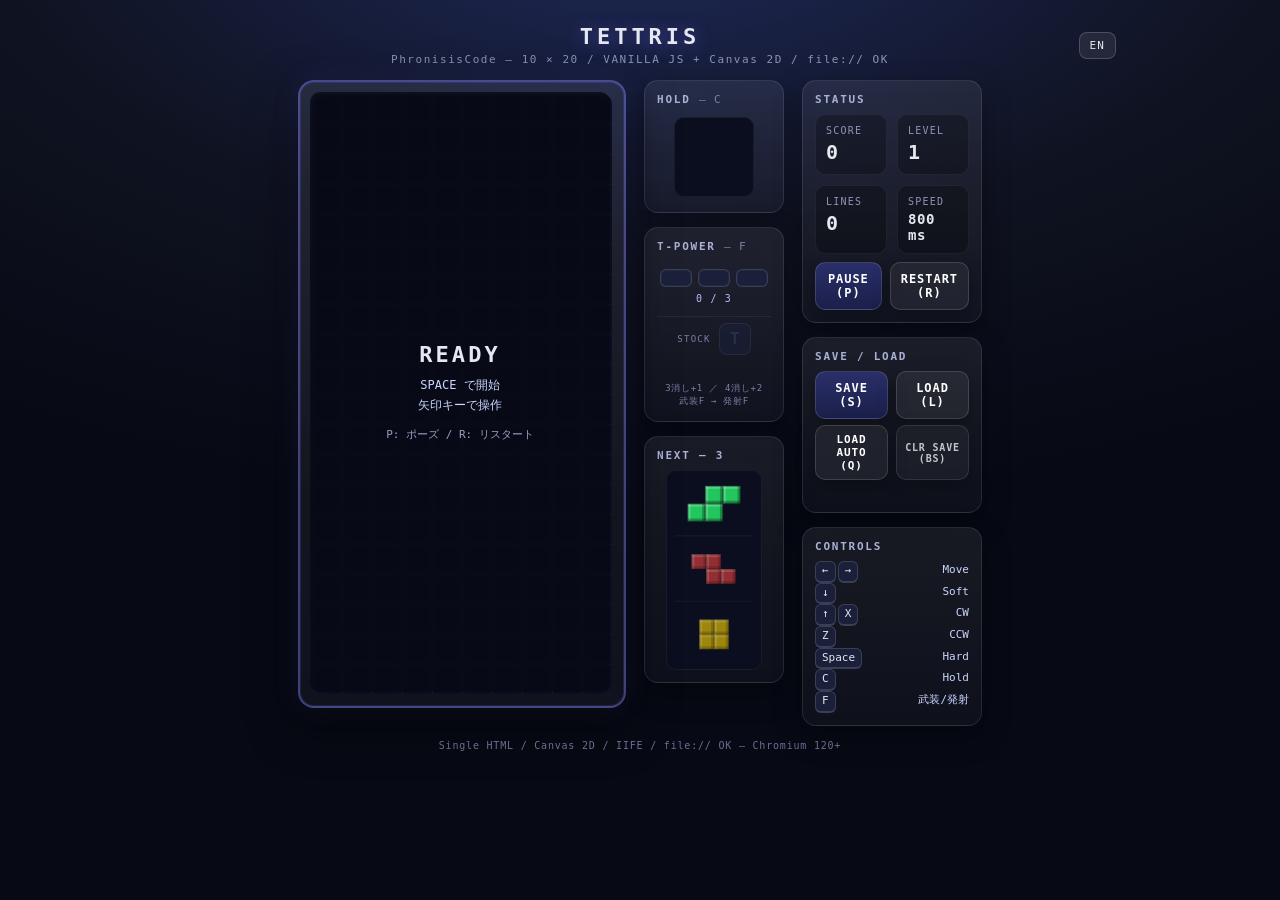
<file: docs/tetris/index.html>
<!DOCTYPE html>
<html lang="ja">
<head>
<meta charset="UTF-8">
<meta name="viewport" content="width=device-width, initial-scale=1.0">
<title>TETTRIS - PhronisisCode</title>
<style>
*{box-sizing:border-box;margin:0;padding:0}
html,body{height:100%}
body{font-family:ui-monospace,SFMono-Regular,Menlo,Consolas,monospace;background:radial-gradient(1200px 600px at 50% -10%, #1f2a5a 0%, #0f1220 55%, #070a14 100%);color:#e6e8f0;display:flex;flex-direction:column;align-items:center;min-height:100vh;padding:18px 12px;}
h1{font-size:22px;letter-spacing:.18em;font-weight:800;margin:6px 0 4px;text-shadow:0 2px 16px rgba(99,102,241,.55);}
.subtitle{font-size:11px;letter-spacing:.14em;color:#9aa0bf;margin-bottom:14px;opacity:.9}
.wrap{display:flex;gap:18px;align-items:flex-start;justify-content:center;flex-wrap:wrap;}
.board-area{position:relative;padding:12px;background:linear-gradient(180deg, rgba(255,255,255,.08), rgba(255,255,255,.04));border:2px solid rgba(126,130,255,.42);border-radius:16px;box-shadow:0 16px 48px rgba(0,0,0,.55), 0 0 0 1px rgba(99,102,241,.18) inset, 0 0 28px rgba(99,102,241,.14);}
#board{display:block;width:300px;height:600px;background:#0e1430;border-radius:10px;box-shadow:inset 0 0 0 1px rgba(126,130,255,.18), inset 0 0 18px rgba(0,0,0,.42);}
.overlay{position:absolute;inset:10px;width:300px;height:600px;border-radius:10px;display:flex;flex-direction:column;align-items:center;justify-content:center;background:rgba(7,10,20,.72);backdrop-filter:blur(2px);opacity:0;pointer-events:none;transition:opacity .18s;text-align:center;}
.overlay.show{opacity:1;pointer-events:auto}
.overlay h2{font-size:22px;letter-spacing:.14em;margin-bottom:8px}
.overlay p{font-size:12px;color:#cbd5ff;line-height:1.7}
.overlay .hint{margin-top:12px;font-size:11px;color:#9aa0bf}
.side{width:220px;display:flex;flex-direction:column;gap:14px;}
.col{width:180px;display:flex;flex-direction:column;gap:14px;}
.col.narrow{width:140px;}
.wrap.three{max-width:980px;}
.card{background:linear-gradient(180deg, rgba(255,255,255,.07), rgba(255,255,255,.03));border:1px solid rgba(255,255,255,.10);border-radius:14px;padding:12px 12px;box-shadow:0 10px 28px rgba(0,0,0,.35);}
.card h3{font-size:11px;letter-spacing:.16em;color:#aab0d6;margin-bottom:8px}
.stats{display:grid;grid-template-columns:1fr 1fr;gap:10px}
.stat{background:rgba(0,0,0,.28);border:1px solid rgba(255,255,255,.06);border-radius:10px;padding:10px 10px;}
.stat .label{font-size:10px;letter-spacing:.12em;color:#8e94b8}
.stat .value{font-size:20px;font-weight:800;margin-top:4px;letter-spacing:.04em}
.stat.full{grid-column:1 / -1}
.next-wrap{display:flex;align-items:center;justify-content:center;min-height:92px}
.hold-wrap{display:flex;align-items:center;justify-content:center;min-height:86px}
#hold{display:block;width:80px;height:80px;background:#0a0e1e;border-radius:10px;border:1px solid rgba(255,255,255,.06);}
#next{display:block;width:96px;height:200px;background:#0a0e1e;border-radius:10px;border:1px solid rgba(255,255,255,.06);}
.controls{font-size:11px;line-height:1.9;color:#cbd5ff}
.controls kbd{display:inline-block;min-width:20px;text-align:center;padding:0 6px;border-radius:6px;background:#1a1f3a;border:1px solid rgba(255,255,255,.14);border-bottom-width:2px;font-family:inherit;font-size:11px;color:#e6e8f0;margin-right:2px;}
.controls .row{display:flex;justify-content:space-between;gap:8px}
.btns{display:flex;gap:8px;margin-top:8px}
.btn{flex:1;appearance:none;border:1px solid rgba(255,255,255,.14);background:linear-gradient(180deg, #2a2f6a, #1a1f4a);color:#fff;border-radius:10px;padding:9px 10px;font-family:inherit;font-weight:700;letter-spacing:.08em;font-size:12px;cursor:pointer;box-shadow:0 6px 18px rgba(0,0,0,.35);}
.btn:active{transform:translateY(1px)}
.btn.secondary{background:rgba(255,255,255,.06)}
.footer{margin-top:14px;font-size:10px;color:#7a80a8;letter-spacing:.08em;text-align:center;opacity:.85}
.lang-btn{position:absolute;right:14px;top:14px;appearance:none;border:1px solid rgba(255,255,255,.18);background:rgba(255,255,255,.08);color:#e6e8f0;border-radius:8px;padding:6px 10px;font-family:inherit;font-size:11px;letter-spacing:.10em;cursor:pointer;backdrop-filter:blur(4px)}
.lang-btn:hover{background:rgba(255,255,255,.14)}
.tspin-flash{position:absolute;left:50%;top:42%;transform:translate(-50%,-50%);font-size:28px;font-weight:900;letter-spacing:.18em;color:#ffd600;text-shadow:0 2px 18px rgba(255,214,0,.85), 0 0 2px #000;opacity:0;pointer-events:none;transition:opacity .15s;}
.tspin-flash.show{opacity:1}
.save-flash{position:absolute;left:50%;top:22%;transform:translate(-50%,-50%);font-size:18px;font-weight:900;letter-spacing:.16em;color:#6ef0a0;text-shadow:0 2px 18px rgba(110,240,160,.75), 0 0 2px #000;background:rgba(0,0,0,.56);border:1px solid rgba(110,240,160,.38);padding:8px 16px;border-radius:10px;opacity:0;pointer-events:none;transition:opacity .15s;z-index:5;}
.save-flash.show{opacity:1}
.save-flash.err{color:#ff8a8a;border-color:rgba(255,120,120,.42);text-shadow:0 2px 14px rgba(255,90,90,.65), 0 0 2px #000;}
.save-flash.auto{color:#7ec8ff;border-color:rgba(126,200,255,.42);text-shadow:0 2px 14px rgba(90,180,255,.75), 0 0 2px #000;}
.save-indicator{margin-top:8px;font-size:10px;letter-spacing:.10em;text-align:center;color:#6ef0a0;opacity:0;transition:opacity .18s;min-height:12px;}
.save-indicator.has-save{opacity:1}
.save-indicator.err{color:#ff8a8a}
#countdown{position:absolute;left:50%;top:50%;transform:translate(-50%,-50%);font-size:48px;font-weight:900;letter-spacing:.14em;color:#fff;text-shadow:0 2px 18px rgba(99,102,241,.85), 0 0 2px #000;background:rgba(0,0,0,.56);border:1px solid rgba(255,255,255,.18);padding:14px 22px;border-radius:14px;opacity:0;pointer-events:none;transition:opacity .12s;z-index:6;}
#countdown.show{opacity:1}
/* ---- SECTION: T-POWER gauge & effects ---- */
.power-gauge{display:flex;gap:6px;justify-content:center;align-items:center;margin:6px 0 4px}
.power-cell{width:32px;height:18px;border-radius:6px;background:#1a1f3a;border:1px solid rgba(255,255,255,.14);box-shadow:inset 0 0 0 1px rgba(255,255,255,.04);transition:all .22s;position:relative;overflow:hidden}
.power-cell.filled{background:linear-gradient(180deg, #c084fc, #a855f7);border-color:rgba(168,85,247,.9);box-shadow:0 0 12px rgba(168,85,247,.65), inset 0 0 8px rgba(255,255,255,.25)}
.power-cell.filled.ready{background:linear-gradient(180deg, #ffe566, #facc15);border-color:rgba(250,204,21,.95);box-shadow:0 0 14px rgba(250,204,21,.85), inset 0 0 8px rgba(255,255,255,.35)}
.power-cell.filled.pulse{animation:powerPulse .6s ease}
.power-cell.consume{animation:powerConsume .36s ease}
.power-cell.burst{background:#ef4444;border-color:rgba(239,68,68,.95);box-shadow:0 0 14px rgba(239,68,68,.85);animation:burstFlash .28s ease infinite}
.power-info{font-size:10px;letter-spacing:.12em;color:#c4b5fd;text-align:center;min-height:12px}
.power-card{ min-height:195px; display:flex; flex-direction:column; justify-content:space-between; }
.power-card.full{box-shadow:0 0 0 1px rgba(250,204,21,.28) inset, 0 0 18px rgba(250,204,21,.18)}
.power-card.burst{box-shadow:0 0 0 1px rgba(239,68,68,.35) inset, 0 0 18px rgba(239,68,68,.22)}
.power-card [data-i18n="tpowerDesc"]{ min-height:28px; display:flex; flex-direction:column; justify-content:center; line-height:1.4; }
.power-stock{display:flex;align-items:center;justify-content:center;gap:8px;margin-top:8px;padding-top:6px;border-top:1px solid rgba(255,255,255,.06)}
.power-stock .stock-label{font-size:9px;letter-spacing:.14em;color:#7a80a8}
.tstock-icon{width:32px;height:32px;display:flex;align-items:center;justify-content:center;border-radius:8px;background:#1a1f3a;border:1px solid rgba(255,255,255,.12);color:#3a3f5e;font-weight:900;font-size:16px;transition:all .22s;position:relative}
.tstock-icon.armed{background:linear-gradient(180deg, #c084fc, #a855f7);border-color:rgba(168,85,247,.95);color:#fff;box-shadow:0 0 14px rgba(168,85,247,.75), 0 0 0 1px rgba(250,204,21,.28) inset;animation:stockGlow 1.2s ease infinite}
.tstock-icon.empty{opacity:.55}
.power-status{font-size:10px;letter-spacing:.12em;text-align:center;min-height:12px;margin-top:6px;font-weight:700}
.power-status.ready{color:#facc15;text-shadow:0 0 8px rgba(250,204,21,.65)}
.power-status.armed{color:#c084fc;text-shadow:0 0 8px rgba(168,85,247,.65)}
.power-status.burst{color:#ef4444;animation:burstFlash .28s ease infinite}
.power-pop{position:absolute;left:50%;top:36%;transform:translate(-50%,-50%);font-size:22px;font-weight:900;letter-spacing:.14em;color:#c084fc;text-shadow:0 2px 16px rgba(168,85,247,.9), 0 0 2px #000;background:rgba(0,0,0,.52);border:1px solid rgba(168,85,247,.42);padding:6px 14px;border-radius:10px;opacity:0;pointer-events:none;transition:opacity .15s;z-index:5;}
.power-pop.show{opacity:1}
.power-pop.burst{color:#ef4444;border-color:rgba(239,68,68,.55);text-shadow:0 2px 16px rgba(239,68,68,.85), 0 0 2px #000}
.power-pop.armed{color:#facc15;border-color:rgba(250,204,21,.55);text-shadow:0 2px 16px rgba(250,204,21,.85), 0 0 2px #000}
@keyframes powerPulse{0%{transform:scale(1)}50%{transform:scale(1.12)}100%{transform:scale(1)}}
@keyframes powerConsume{0%{transform:scale(1)}50%{transform:scale(.82);opacity:.7}100%{transform:scale(1)}}
@keyframes boardShake{0%,100%{transform:translateX(0)}20%{transform:translateX(-4px)}40%{transform:translateX(4px)}60%{transform:translateX(-3px)}80%{transform:translateX(3px)}}
@keyframes burstFlash{0%,100%{opacity:1}50%{opacity:.35}}
@keyframes stockGlow{0%,100%{box-shadow:0 0 14px rgba(168,85,247,.75), 0 0 0 1px rgba(250,204,21,.28) inset}50%{box-shadow:0 0 22px rgba(168,85,247,.95), 0 0 0 1px rgba(250,204,21,.45) inset}}
.board-area.shake{animation:boardShake .28s ease}
@media (max-width:900px){
  .wrap.three{flex-direction:column;align-items:center;}
  .col, .col.narrow, .side{width:300px;}
}
@media (max-width:560px){#board{width:270px;height:540px} .overlay{width:270px;height:540px} .side, .col, .col.narrow{width:270px}}
</style>
</head>
<body>
<div style="position:relative;width:100%;max-width:980px;display:flex;flex-direction:column;align-items:center">
<h1>TETTRIS</h1>
<div class="subtitle" data-i18n="subtitle">PhronisisCode — 10 × 20 / VANILLA JS + Canvas 2D / file:// OK</div>
<button class="lang-btn" id="btnLang" type="button" aria-label="Switch language">EN</button>
</div>
<div class="wrap three">
  <div class="board-area" id="boardArea">
    <canvas id="board" width="300" height="600" aria-label="board"></canvas>
    <div class="tspin-flash" id="tspinFlash">T-SPIN!</div>
    <div class="power-pop" id="powerPop"></div>
    <div class="save-flash" id="saveFlash">SAVED</div>
    <div id="countdown" aria-live="polite"></div>
    <div class="overlay" id="overlay">
      <h2 id="overlayTitle">READY</h2>
      <p id="overlayMsg">SPACE で開始<br>矢印キーで操作</p>
      <div class="hint" id="overlayHint" data-i18n="overlayHint">P: ポーズ / R: リスタート</div>
    </div>
  </div>
  <div class="col narrow">
    <div class="card">
      <h3 data-i18n="hold">HOLD <span style="font-weight:400;letter-spacing:.08em;color:#7a80a8">— C</span></h3>
      <div class="hold-wrap"><canvas id="hold" width="80" height="80"></canvas></div>
    </div>
    <!-- SECTION: T-POWER gauge -->
    <div class="card power-card" id="powerCard">
      <h3 data-i18n="tpower">T-POWER <span style="font-weight:400;letter-spacing:.08em;color:#7a80a8">— F</span></h3>
      <div class="power-gauge" id="powerGauge">
        <div class="power-cell" data-idx="0"></div><div class="power-cell" data-idx="1"></div><div class="power-cell" data-idx="2"></div>
      </div>
      <div class="power-info" id="powerText">0 / 3</div>
      <div class="power-stock" id="powerStockRow">
        <span class="stock-label">STOCK</span>
        <div class="tstock-icon empty" id="tStockIcon">T</div>
      </div>
      <div class="power-status" id="powerStatus"></div>
      <div style="font-size:9px;color:#7a80a8;text-align:center;letter-spacing:.08em;margin-top:4px;line-height:1.4" data-i18n="tpowerDesc">3消し+1 ／ 4消し+2<br>武装F → 発射F</div>
    </div>
    <div class="card">
      <h3 data-i18n="next">NEXT — 3</h3>
      <div class="next-wrap"><canvas id="next" width="96" height="200"></canvas></div>
    </div>
  </div>
  <div class="col">
    <div class="card">
      <h3 data-i18n="status">STATUS</h3>
      <div class="stats">
        <div class="stat"><div class="label">SCORE</div><div class="value" id="score">0</div></div>
        <div class="stat"><div class="label">LEVEL</div><div class="value" id="level">1</div></div>
        <div class="stat"><div class="label">LINES</div><div class="value" id="lines">0</div></div>
        <div class="stat"><div class="label">SPEED</div><div class="value" id="speed" style="font-size:14px">800 ms</div></div>
      </div>
      <div class="btns">
        <button class="btn" id="btnPause" type="button">PAUSE (P)</button>
        <button class="btn secondary" id="btnRestart" type="button">RESTART (R)</button>
      </div>
    </div>
    <div class="card">
      <h3 data-i18n="saveLoad">SAVE / LOAD</h3>
      <div class="btns" style="margin-top:2px">
        <button class="btn" id="btnSave" type="button">SAVE (S)</button>
        <button class="btn secondary" id="btnLoad" type="button">LOAD (L)</button>
      </div>
      <div class="btns" style="margin-top:6px">
        <button class="btn secondary" id="btnLoadAuto" type="button" style="font-size:11px;padding:7px 8px">LOAD AUTO (Q)</button>
        <button class="btn secondary" id="btnClearManual" type="button" style="font-size:10px;padding:7px 8px;opacity:.75" title="手動セーブ(S)だけを削除。AUTOは残る。Backspaceでも可">CLR SAVE (BS)</button>
      </div>
      <div class="save-indicator" id="saveIndicator">○ no save</div>
    </div>
    <div class="card">
      <h3 data-i18n="controls">CONTROLS</h3>
      <div class="controls" style="line-height:1.7">
        <div class="row"><span><kbd>←</kbd><kbd>→</kbd></span><span>Move</span></div>
        <div class="row"><span><kbd>↓</kbd></span><span>Soft</span></div>
        <div class="row"><span><kbd>↑</kbd><kbd>X</kbd></span><span>CW</span></div>
        <div class="row"><span><kbd>Z</kbd></span><span>CCW</span></div>
        <div class="row"><span><kbd>Space</kbd></span><span>Hard</span></div>
        <div class="row"><span><kbd>C</kbd></span><span>Hold</span></div>
        <div class="row"><span><kbd>F</kbd></span><span data-i18n="armFire">武装/発射</span></div>
      </div>
    </div>
  </div>
</div>
<div class="footer">Single HTML / Canvas 2D / IIFE / file:// OK — Chromium 120+</div>
<script>
(function(){
'use strict';
// ---- Constants ----
var COLS=10, ROWS=20, BLOCK=30;var DAS=150, ARR=30;var LOCK_DELAY=500, LOCK_RESET_LIMIT=15;
var COLORS={
  I:'#00d8ff',
  O:'#ffd600',
  T:'#a855f7',
  S:'#22c55e',
  Z:'#ef4444',
  J:'#3b82f6',
  L:'#ff8c00'
};
var SHAPES={
  I:[[0,0,0,0],[1,1,1,1],[0,0,0,0],[0,0,0,0]],
  O:[[1,1],[1,1]],
  T:[[0,1,0],[1,1,1],[0,0,0]],
  S:[[0,1,1],[1,1,0],[0,0,0]],
  Z:[[1,1,0],[0,1,1],[0,0,0]],
  J:[[1,0,0],[1,1,1],[0,0,0]],
  L:[[0,0,1],[1,1,1],[0,0,0]]
};var TYPES=['I','O','T','S','Z','J','L'];
var SRS_JLSTZ={
  '0-1':[[0,0],[-1,0],[-1,-1],[0,2],[-1,2]],
  '1-0':[[0,0],[1,0],[1,1],[0,-2],[1,-2]],
  '1-2':[[0,0],[1,0],[1,1],[0,-2],[1,-2]],
  '2-1':[[0,0],[-1,0],[-1,-1],[0,2],[-1,2]],
  '2-3':[[0,0],[1,0],[1,-1],[0,2],[1,2]],
  '3-2':[[0,0],[-1,0],[-1,1],[0,-2],[-1,-2]],
  '3-0':[[0,0],[-1,0],[-1,1],[0,-2],[-1,-2]],
  '0-3':[[0,0],[1,0],[1,-1],[0,2],[1,2]]
};
var SRS_I={
  '0-1':[[0,0],[-2,0],[1,0],[-2,1],[1,-2]],
  '1-0':[[0,0],[2,0],[-1,0],[2,-1],[-1,2]],
  '1-2':[[0,0],[-1,0],[2,0],[-1,-2],[2,1]],
  '2-1':[[0,0],[1,0],[-2,0],[1,2],[-2,-1]],
  '2-3':[[0,0],[2,0],[-1,0],[2,-1],[-1,2]],
  '3-2':[[0,0],[-2,0],[1,0],[-2,1],[1,-2]],
  '3-0':[[0,0],[1,0],[-2,0],[1,2],[-2,-1]],
  '0-3':[[0,0],[-1,0],[2,0],[-1,-2],[2,1]]
};
// ---- T-POWER constants ----
var POWER_MAX=3;var T_COLOR='#a855f7';var ARM_COOLDOWN=300;var CONVERT_COOLDOWN=200;
// ---- Save / Load constants ----
var SAVE_KEY='phronisis_tetris_save_v1';var AUTO_SAVE_KEY='phronisis_tetris_auto_v1';var SAVE_VERSION=1;
var COUNTDOWN_MS=600;
var LANG_KEY='tettris_lang';
var currentLang=(function(){ try{ var v=localStorage.getItem(LANG_KEY); if(v==='en'||v==='ja') return v; }catch(e){} return 'ja'; })();
var I18N={
  ja:{
    subtitle:'PhronisisCode — 10 × 20 / VANILLA JS + Canvas 2D / file:// OK',
    hold:'HOLD', next:'NEXT — 3', tpower:'T-POWER', status:'STATUS',
    saveLoad:'SAVE / LOAD', controls:'CONTROLS',
    score:'SCORE', level:'LEVEL', lines:'LINES', speed:'SPEED',
    pause:'PAUSE (P)', resume:'RESUME (P)', restart:'RESTART (R)',
    save:'SAVE (S)', load:'LOAD (L)', loadAuto:'LOAD AUTO (Q)', clrSave:'CLR SAVE (BS)',
    move:'Move', soft:'Soft', cw:'CW', ccw:'CCW', hard:'Hard', holdLbl:'Hold', armFire:'武装/発射',
    tpowerDesc:'3消し+1 ／ 4消し+2<br>武装F → 発射F',
    readyTitle:'READY', readyMsg:'SPACE で開始<br>矢印キーで操作', pauseTitle:'PAUSED', pauseMsg:'P で再開', gameOverTitle:'GAME OVER', gameOverMsg:'R でリスタート',
    overlayHint:'P: ポーズ / R: リスタート',
    langBtn:'EN'
  },
  en:{
    subtitle:'PhronisisCode — 10 × 20 / VANILLA JS + Canvas 2D / file:// OK',
    hold:'HOLD', next:'NEXT — 3', tpower:'T-POWER', status:'STATUS',
    saveLoad:'SAVE / LOAD', controls:'CONTROLS',
    score:'SCORE', level:'LEVEL', lines:'LINES', speed:'SPEED',
    pause:'PAUSE (P)', resume:'RESUME (P)', restart:'RESTART (R)',
    save:'SAVE (S)', load:'LOAD (L)', loadAuto:'LOAD AUTO (Q)', clrSave:'CLR SAVE (BS)',
    move:'Move', soft:'Soft', cw:'CW', ccw:'CCW', hard:'Hard', holdLbl:'Hold', armFire:'Arm/Fire',
    tpowerDesc:'3lines+1 / 4lines+2<br>Arm F → Fire F',
    readyTitle:'READY', readyMsg:'SPACE to start<br>Arrow keys to move', pauseTitle:'PAUSED', pauseMsg:'Press P to resume', gameOverTitle:'GAME OVER', gameOverMsg:'Press R to restart',
    overlayHint:'P: Pause / R: Restart',
    langBtn:'日本語'
  }
};
function t(k){ var d=I18N[currentLang]||I18N.ja; return d[k]||k; }
function applyLanguage(lang){
  currentLang=lang;
  try{ localStorage.setItem(LANG_KEY, lang); }catch(e){}
  var d=I18N[lang]||I18N.ja;
  // header
  var el;
  el=document.querySelector('[data-i18n=\"subtitle\"]'); if(el) el.textContent=d.subtitle;
  el=document.querySelector('#btnLang'); if(el) el.textContent=d.langBtn;
  // cards via data-i18n
  var cardMap={ hold:d.hold, next:d.next, tpower:d.tpower, status:d.status, saveLoad:d.saveLoad, controls:d.controls };
  document.querySelectorAll('.card h3[data-i18n]').forEach(function(h){
    var k=h.getAttribute('data-i18n');
    if(k==='hold') h.innerHTML=d.hold+' <span style=\"font-weight:400;letter-spacing:.08em;color:#7a80a8\">— C</span>';
    else if(k==='tpower') h.innerHTML=d.tpower+' <span style=\"font-weight:400;letter-spacing:.08em;color:#7a80a8\">— F</span>';
    else if(cardMap[k]) h.textContent=cardMap[k];
  });
  // t-power desc
  var tpd=document.querySelector('[data-i18n=\"tpowerDesc\"]'); if(tpd) tpd.innerHTML=d.tpowerDesc;
  // overlay hint
  var oh=document.querySelector('[data-i18n=\"overlayHint\"]'); if(oh) oh.textContent=d.overlayHint;
  // buttons
  if(btnPause) btnPause.textContent = isPaused ? d.resume : d.pause;
  if(btnRestart) btnRestart.textContent=d.restart;
  if(btnSave) btnSave.textContent=d.save;
  if(btnLoad) btnLoad.textContent=d.load;
  if(btnLoadAuto) btnLoadAuto.textContent=d.loadAuto;
  if(btnClearManual) btnClearManual.textContent=d.clrSave;
  // controls rows
  var rows=document.querySelectorAll('.controls .row');
  // rows order: Move, Soft, CW, CCW, Hard, Hold, Arm/Fire
  var labels=[d.move,d.soft,d.cw,d.ccw,d.hard,d.holdLbl,d.armFire];
  rows.forEach(function(r,i){ var span=r.querySelector('span:last-child'); if(span && labels[i]) span.textContent=labels[i]; });
  // overlay if READY/PAUSED/GAME OVER visible, update
  if(overlay && overlay.classList.contains('show')){
    var title=overlayTitle.textContent.trim();
    if(title==='READY' || title==='PAUSED' || title==='GAME OVER'){
      if(!isStarted && !isGameOver && !isPaused) { overlayTitle.textContent=d.readyTitle; overlayMsg.innerHTML=d.readyMsg; }
      else if(isPaused) { overlayTitle.textContent=d.pauseTitle; overlayMsg.innerHTML=d.pauseMsg; }
      else if(isGameOver) { overlayTitle.textContent=d.gameOverTitle; overlayMsg.innerHTML=d.gameOverMsg; }
    }
  }
}
// ---- DOM & State ----
var boardCanvas=document.getElementById('board');var nextCanvas=document.getElementById('next');var holdCanvas=document.getElementById('hold');
var ctx=boardCanvas.getContext('2d');var nctx=nextCanvas.getContext('2d');var hctx=holdCanvas.getContext('2d');
var scoreEl=document.getElementById('score');var levelEl=document.getElementById('level');var linesEl=document.getElementById('lines');
var speedEl=document.getElementById('speed');var overlay=document.getElementById('overlay');var overlayTitle=document.getElementById('overlayTitle');
var overlayMsg=document.getElementById('overlayMsg');var btnPause=document.getElementById('btnPause');var btnRestart=document.getElementById('btnRestart');
var tspinFlash=document.getElementById('tspinFlash');var saveFlash=document.getElementById('saveFlash');var saveIndicator=document.getElementById('saveIndicator');
var btnSave=document.getElementById('btnSave');var btnLoad=document.getElementById('btnLoad');var btnLoadAuto=document.getElementById('btnLoadAuto');
var btnClearManual=document.getElementById('btnClearManual');var countdownEl=document.getElementById('countdown');var boardArea=document.getElementById('boardArea');
var powerGaugeEl=document.getElementById('powerGauge');var powerTextEl=document.getElementById('powerText');var powerCardEl=document.getElementById('powerCard');
var powerPopEl=document.getElementById('powerPop');var tStockIconEl=document.getElementById('tStockIcon');var powerStatusEl=document.getElementById('powerStatus');
var board, current, nextQueue, bag;var holdType, holdLocked;
var score, level, lines;var dropCounter, lastTime;var isPaused, isGameOver, isStarted;
var lockTime, lockResets;var lastRotated;var tspinTimer=null;var saveFlashTimer=null;var dasState={heldDir:0, dasTimeout:null, arrInterval:null};
var softDropInterval=null;var isCountdown=false;var countdownTimer=null;
var autoSaveLastLines=0;var saveFlashQueue=null;
// ---- T-POWER state ----
var powerGauge=0;var tStock=0;var isPowerConversion=false;var powerPopTimer=null;var powerGainTimer=null;var armLockUntil=0;var convertLockUntil=0;var burstTimer=null;
// ---- SECTION: Web Audio (6 sounds) ----
var audioCtx=null;var masterGain=null;var compNode=null;var audioEnabled=true;var audioReady=false;
function ensureAudio(){
  if(audioReady && audioCtx) return true;
  try{
    var AC=window.AudioContext||window.webkitAudioContext;
    if(!AC){ audioEnabled=false; return false; }
    audioCtx=new AC();
    masterGain=audioCtx.createGain();
    masterGain.gain.value=0.18;
    try{
      compNode=audioCtx.createDynamicsCompressor();
      masterGain.connect(compNode);
      compNode.connect(audioCtx.destination);
    }catch(e){
      try{ masterGain.connect(audioCtx.destination); }catch(e2){}
    }
    audioReady=true;
    audioEnabled=true;
    return true;
  }catch(e){
    audioEnabled=false;
    audioReady=false;
    return false;
  }
}
function playTone(freq, type, dur, gain, slideTo){
  try{
    if(isPaused||isCountdown||isGameOver) return;
    if(!audioEnabled) return;
    if(!ensureAudio()) return;
    if(!audioCtx||!masterGain) return;
    if(audioCtx.state==='suspended'){
      try{ audioCtx.resume(); }catch(e){}
    }
    var osc=audioCtx.createOscillator();
    var g=audioCtx.createGain();
    if(!osc||!g) return;
    osc.type=type||'sine';
    var now=audioCtx.currentTime;
    try{
      osc.frequency.setValueAtTime(freq, now);
      if(typeof slideTo==='number'){
        osc.frequency.linearRampToValueAtTime(slideTo, now+dur/1000);
      }
    }catch(e){
      try{ osc.frequency.value=freq; }catch(e2){}
    }
    g.gain.setValueAtTime(0, now);
    g.gain.linearRampToValueAtTime(gain, now+0.012);
    g.gain.exponentialRampToValueAtTime(0.001, now+dur/1000+0.02);
    try{ osc.connect(g); }catch(e){}
    try{ g.connect(masterGain); }catch(e){}
    osc.onended=function(){
      try{ osc.disconnect(); }catch(e){}
      try{ g.disconnect(); }catch(e){}
    };
    osc.start(now);
    osc.stop(now+dur/1000+0.03);
  }catch(e){}
}
function playChord(freqs, type, dur, baseGain){
  try{
    var n=freqs.length;
    if(n<=0) return;
    var g=baseGain/n;
    for(var i=0;i<n;i++){
      playTone(freqs[i], type, dur, g);
    }
  }catch(e){}
}
function playHold(){ playTone(520,'sine',100,0.13,780); playTone(780,'sine',100,0.07); }
function playDrop(){ playTone(180,'sine',90,0.18); playTone(90,'sine',110,0.08); }
function playGameOver(){
  try{
    if(!audioEnabled) ensureAudio();
    if(!audioCtx||!masterGain) return;
    if(audioCtx.state==='suspended'){ try{ audioCtx.resume(); }catch(e){} }
    var now=audioCtx.currentTime;
    var o1=audioCtx.createOscillator(); var g1=audioCtx.createGain();
    o1.type='sawtooth'; o1.frequency.setValueAtTime(180, now); o1.frequency.linearRampToValueAtTime(45, now+0.42);
    g1.gain.setValueAtTime(0, now); g1.gain.linearRampToValueAtTime(0.18, now+0.02); g1.gain.exponentialRampToValueAtTime(0.001, now+0.44);
    o1.connect(g1); g1.connect(masterGain); o1.start(now); o1.stop(now+0.45);
    o1.onended=function(){ try{ o1.disconnect(); g1.disconnect(); }catch(e){} };
    var o2=audioCtx.createOscillator(); var g2=audioCtx.createGain();
    o2.type='square'; o2.frequency.setValueAtTime(220, now); o2.frequency.linearRampToValueAtTime(70, now+0.32);
    g2.gain.setValueAtTime(0, now); g2.gain.linearRampToValueAtTime(0.10, now+0.02); g2.gain.exponentialRampToValueAtTime(0.001, now+0.34);
    o2.connect(g2); g2.connect(masterGain); o2.start(now+0.02); o2.stop(now+0.36);
    o2.onended=function(){ try{ o2.disconnect(); g2.disconnect(); }catch(e){} };
  }catch(e){}
}
function playPause(){
  try{
    if(!audioEnabled) ensureAudio();
    if(!audioCtx||!masterGain) return;
    if(audioCtx.state==='suspended'){ try{ audioCtx.resume(); }catch(e){} }
    var now=audioCtx.currentTime;
    var o=audioCtx.createOscillator(); var g=audioCtx.createGain();
    o.type='sine'; o.frequency.setValueAtTime(700, now);
    g.gain.setValueAtTime(0, now); g.gain.linearRampToValueAtTime(0.14, now+0.01); g.gain.exponentialRampToValueAtTime(0.001, now+0.14);
    o.connect(g); g.connect(masterGain); o.start(now); o.stop(now+0.16);
    o.onended=function(){ try{ o.disconnect(); g.disconnect(); }catch(e){} };
  }catch(e){}
}
function playResume(){
  try{
    if(!audioEnabled) ensureAudio();
    if(!audioCtx||!masterGain) return;
    if(audioCtx.state==='suspended'){ try{ audioCtx.resume(); }catch(e){} }
    var now=audioCtx.currentTime;
    var o=audioCtx.createOscillator(); var g=audioCtx.createGain();
    o.type='sine'; o.frequency.setValueAtTime(900, now);
    g.gain.setValueAtTime(0, now); g.gain.linearRampToValueAtTime(0.14, now+0.01); g.gain.exponentialRampToValueAtTime(0.001, now+0.14);
    o.connect(g); g.connect(masterGain); o.start(now); o.stop(now+0.16);
    o.onended=function(){ try{ o.disconnect(); g.disconnect(); }catch(e){} };
  }catch(e){}
}
function playClear(cnt){
  if(cnt===3) playChord([440,880],'sine',120,0.12);
  else if(cnt===4) playChord([550,880,1100],'sine',120,0.12);
  else if(cnt>0) playTone(330,'sine',120,0.10);
}
function playGaugeFull(){ playTone(300,'sine',200,0.13,600); }
function playArmed(){
  playTone(800,'square',150,0.07);
  playTone(1200,'sine',150,0.05);
}
function playConvert(){
  playTone(400,'sine',180,0.09,900);
  playTone(400,'square',180,0.03,900);
}
function playBurst(){ playTone(350,'sawtooth',300,0.13,80); }
// ---- Board helpers ----
function createBoard(){
  var b=[];
  for(var y=0;y<ROWS;y++){
    var row=[];for(var x=0;x<COLS;x++) row.push(0);b.push(row);
  }
  return b;
}
function cloneMatrix(m){
  var c=[];for(var i=0;i<m.length;i++) c.push(m[i].slice());return c;
}
function rotateMatrix(m){
var h=m.length, w=m[0].length;var res=[];
  for(var x=0;x<w;x++){
    var row=[];for(var y=h-1;y>=0;y--) row.push(m[y][x]);res.push(row);
  }
  return res;
}
function shuffle(arr){
  for(var i=arr.length-1;i>0;i--){
var j=Math.floor(Math.random()*(i+1));var t=arr[i];arr[i]=arr[j];arr[j]=t;
  }
  return arr;
}
function refillBag(){
  bag=shuffle(TYPES.slice());
}
function nextFromBag(){
  if(!bag || bag.length===0) refillBag();return bag.pop();
}
function getDropInterval(lv){
  var v=800 - (lv-1)*60;if(v<100) v=100;return v;
}
function isValid(bd, matrix, pos){
  for(var y=0;y<matrix.length;y++){
    for(var x=0;x<matrix[y].length;x++){
      if(!matrix[y][x]) continue;var nx=pos.x + x;var ny=pos.y + y;if(nx<0 || nx>=COLS) return false;
      if(ny>=ROWS) return false;if(ny>=0 && bd[ny][nx]) return false;
    }
  }
  return true;
}
function isGrounded(){
  if(!current) return false;return !isValid(board, current.matrix, {x:current.pos.x, y:current.pos.y+1});
}
function merge(bd, piece){
  var m=piece.matrix, p=piece.pos;
  for(var y=0;y<m.length;y++){
    for(var x=0;x<m[y].length;x++){
      if(!m[y][x]) continue;var ny=p.y+y, nx=p.x+x;
      if(ny>=0 && ny<ROWS && nx>=0 && nx<COLS){
        bd[ny][nx]=piece.color;
      }
    }
  }
}
function checkTSpin(){
  if(!current) return false;if(current.type!=='T') return false;if(!lastRotated) return false;
var cx=current.pos.x + 1;var cy=current.pos.y + 1;var corners=[[-1,-1],[1,-1],[-1,1],[1,1]];var filled=0;
  for(var i=0;i<4;i++){
var x=cx+corners[i][0];var y=cy+corners[i][1];if(x<0 || x>=COLS || y>=ROWS) filled++;else if(y>=0 && board[y][x]) filled++;
  }
  return filled>=3;
}
// ---- SECTION: T-POWER gauge & pop ----
function updatePowerGauge(){
  if(!powerGaugeEl || !powerTextEl) return;var cells=powerGaugeEl.querySelectorAll('.power-cell');
  for(var i=0;i<cells.length;i++){
    var filled = i < powerGauge;
    if(filled) cells[i].classList.add('filled'); else cells[i].classList.remove('filled');
    if(filled && powerGauge===POWER_MAX) cells[i].classList.add('ready'); else cells[i].classList.remove('ready');
    cells[i].classList.remove('pulse');
    // burst flashing is handled separately; keep if bursting via class
    if(burstTimer) { /* keep burst class */ } else { cells[i].classList.remove('burst'); }
  }
  powerTextEl.textContent=powerGauge+' / '+POWER_MAX;
  if(powerCardEl){
    if(burstTimer) { powerCardEl.classList.add('burst'); }
    else { powerCardEl.classList.remove('burst'); }
    if(powerGauge>=POWER_MAX && !burstTimer) powerCardEl.classList.add('full'); else powerCardEl.classList.remove('full');
  }
  if(tStockIconEl){
    if(tStock===1){ tStockIconEl.classList.add('armed'); tStockIconEl.classList.remove('empty'); }
    else { tStockIconEl.classList.remove('armed'); tStockIconEl.classList.add('empty'); }
  }
  if(powerStatusEl){
    if(burstTimer){
      powerStatusEl.textContent='BURST!'; powerStatusEl.className='power-status burst';
    } else if(tStock===1 && powerGauge===POWER_MAX){
      powerStatusEl.textContent='MAX ARMED'; powerStatusEl.className='power-status armed';
    } else if(tStock===1){
      powerStatusEl.textContent='ARMED'; powerStatusEl.className='power-status armed';
    } else if(powerGauge===POWER_MAX){
      powerStatusEl.textContent='READY'; powerStatusEl.className='power-status ready';
    } else {
      powerStatusEl.textContent=''; powerStatusEl.className='power-status';
    }
  }
  if(powerGauge===POWER_MAX && !burstTimer){
    for(var j=0;j<cells.length;j++){
      if(cells[j].classList.contains('filled')){
        void cells[j].offsetWidth;cells[j].classList.add('pulse');
      }
    }
  }
}
function showPowerGain(add){
  if(!powerPopEl) return;powerPopEl.textContent='+'+add;powerPopEl.classList.remove('burst','armed');powerPopEl.classList.add('show');
  if(powerGainTimer) clearTimeout(powerGainTimer);
  powerGainTimer=setTimeout(function(){ powerPopEl.classList.remove('show'); }, 900);
}
function showBurst(){
  try{ playBurst(); }catch(e){}
  if(powerPopEl){
    powerPopEl.textContent='BURST!';powerPopEl.classList.remove('armed');powerPopEl.classList.add('burst');powerPopEl.classList.add('show');
  }
  var cells=powerGaugeEl ? powerGaugeEl.querySelectorAll('.power-cell') : [];
  for(var i=0;i<cells.length;i++){ cells[i].classList.add('burst'); cells[i].classList.remove('ready'); cells[i].classList.remove('filled'); }
  if(powerCardEl) powerCardEl.classList.add('burst');
  if(powerStatusEl){ powerStatusEl.textContent='BURST!'; powerStatusEl.className='power-status burst'; }
  if(burstTimer) clearTimeout(burstTimer);
  triggerPowerShake();
  burstTimer=setTimeout(function(){
    burstTimer=null;
    if(powerPopEl){ powerPopEl.classList.remove('show'); powerPopEl.classList.remove('burst'); }
    var cs=powerGaugeEl ? powerGaugeEl.querySelectorAll('.power-cell') : [];
    for(var k=0;k<cs.length;k++) cs[k].classList.remove('burst');
    if(powerCardEl) powerCardEl.classList.remove('burst');
    updatePowerGauge();
  },1000);
}
function triggerPowerShake(){
  if(!boardArea) return;boardArea.classList.remove('shake');void boardArea.offsetWidth;
  boardArea.classList.add('shake');setTimeout(function(){ boardArea.classList.remove('shake'); }, 320);
}
function triggerPowerConsume(){
  if(tStockIconEl){
    tStockIconEl.classList.remove('armed');void tStockIconEl.offsetWidth;
    tStockIconEl.classList.add('empty');
    // slight shake already via stock change
  }
  if(powerGaugeEl){
    var cells=powerGaugeEl.querySelectorAll('.power-cell');
    for(var i=0;i<cells.length;i++){ cells[i].classList.remove('consume'); void cells[i].offsetWidth; }
    // no extra consume on gauge; stock consumed
  }
}
function tryArm(){
  if(!isStarted || isPaused || isGameOver || isCountdown) return false;
  if(powerGauge!==POWER_MAX) return false;
  if(tStock!==0) return false;
  var now=Date.now();
  if(now < armLockUntil) return false;
  if(now < convertLockUntil) return false;
  tStock=1; powerGauge=0;
  armLockUntil=now + ARM_COOLDOWN;
  updatePowerGauge();
  try{ playArmed(); }catch(e){}
  if(powerPopEl){
    powerPopEl.textContent='ARMED';powerPopEl.classList.remove('burst');powerPopEl.classList.add('armed');powerPopEl.classList.add('show');
    if(powerPopTimer) clearTimeout(powerPopTimer);
    powerPopTimer=setTimeout(function(){ powerPopEl.classList.remove('show'); powerPopEl.classList.remove('armed'); }, 900);
  }
  // pulse stock
  if(tStockIconEl){ void tStockIconEl.offsetWidth; tStockIconEl.classList.add('armed'); }
  return true;
}
function tryConvertToT(){
  if(!isStarted || isPaused || isGameOver || isCountdown) return false;
  var now=Date.now();
  if(now < armLockUntil) return false;
  if(now < convertLockUntil) return false;
  if(tStock!==1) return false;
  if(!current) return false;
  if(current.type==='T'){ triggerPowerShake(); convertLockUntil=now+CONVERT_COOLDOWN; return false; }
  var tMat=cloneMatrix(SHAPES.T);for(var r=0;r<current.rot;r++) tMat=rotateMatrix(tMat);
  var key=current.rot+'-'+((current.rot+1)%4);var kicks=SRS_JLSTZ[key] || [[0,0],[-1,0],[1,0],[0,-1],[0,1]];var found=null;
  for(var i=0;i<kicks.length;i++){
    var np={x:current.pos.x + kicks[i][0], y:current.pos.y + kicks[i][1]};
    if(isValid(board, tMat, np)){ found=np; break; }
  }
  if(!found){
    var key2=current.rot+'-'+((current.rot+3)%4);var kicks2=SRS_JLSTZ[key2];
    if(kicks2){
      for(var k=0;k<kicks2.length;k++){
        var np2={x:current.pos.x + kicks2[k][0], y:current.pos.y + kicks2[k][1]};
        if(isValid(board, tMat, np2)){ found=np2; break; }
      }
    }
  }
  if(!found){
    triggerPowerShake();convertLockUntil=now+CONVERT_COOLDOWN;return false;
  }
  tStock=0;
  updatePowerGauge();
  triggerPowerConsume();
  try{ playConvert(); }catch(e){}
  current.type='T';current.matrix=tMat;current.pos=found;
  current.color=T_COLOR;
  isPowerConversion=true;lastRotated=false;
  if(isGrounded()){
    if(lockResets < LOCK_RESET_LIMIT){ lockTime=0;lockResets++; } else { lockTime=0; }
  } else { lockTime=0; }
  draw();return true;
}
function tryTPower(){
  var now=Date.now();
  if(now < armLockUntil) return false;
  if(now < convertLockUntil) return false;
  if(tStock===1) return tryConvertToT();
  if(powerGauge===POWER_MAX) return tryArm();
  return false;
}
function clearLines(isTSpin){
  var cleared=0;
  for(var y=ROWS-1;y>=0;y--){
    var full=true;
    for(var x=0;x<COLS;x++) if(!board[y][x]){ full=false; break; }
    if(full){
      board.splice(y,1);var empty=[];for(var x2=0;x2<COLS;x2++) empty.push(0);
      board.unshift(empty);cleared++;y++;
    }
  }
  if(cleared>0 || isTSpin){
    if(isTSpin){
      if(cleared===1) score += 800*level;else if(cleared===2) score += 1200*level;else if(cleared===3) score += 1600*level;
      else if(cleared===0) score += 400*level;
    } else {
      var table=[0,100,300,500,800];if(cleared>0) score += table[cleared]*level;
    }
    if(cleared>0){
      lines += cleared;level = Math.floor(lines/10)+1;
    }
    if(isTSpin){
      showTSpin();
    }
  }
  // ---- SECTION: T-POWER accumulation ----
  var add=(cleared===3?1:cleared===4?2:0);var wasConversion=isPowerConversion;
  if(wasConversion){ isPowerConversion=false; add=0; }
  if(add>0){
    if(powerGauge===POWER_MAX){
      // BURST: gauge only resets, stock preserved
      powerGauge=0;updatePowerGauge();showBurst();
    } else {
      var before=powerGauge;var after=before+add;if(after>POWER_MAX) after=POWER_MAX;var gained=after-before;
      powerGauge=after;updatePowerGauge();
      if(gained>0){ showPowerGain(gained); }
      if(after===POWER_MAX && before!==POWER_MAX){ try{ playGaugeFull(); }catch(e){} }
    }
  }
  if(cleared>0){
    try{ playClear(cleared); }catch(e){}
    tryAutoSave();
  }
  return cleared;
}
function createPiece(type){
var base=SHAPES[type];var m=cloneMatrix(base);
  return {
    type:type,
    matrix:m,
    pos:{x: Math.floor(COLS/2 - Math.ceil(base[0].length/2)), y:0},
    color:COLORS[type],
    rot:0
  };
}
function getGhostPos(){
  if(!current) return null;var pos={x:current.pos.x, y:current.pos.y};
  while(isValid(board, current.matrix, {x:pos.x, y:pos.y+1})){
    pos.y++;
  }
  return pos;
}
function spawnNext(){
  var t=nextQueue.shift();nextQueue.push(nextFromBag());current=createPiece(t);
  lastRotated=false;lockTime=0;lockResets=0;
  holdLocked=false;
  if(!isValid(board, current.matrix, current.pos)){
    isGameOver=true;isStarted=false;showOverlay(t('gameOverTitle'),t('gameOverMsg'),'SCORE '+score);
    try{ playGameOver(); }catch(e){}
    return false;
  }
  return true;
}
function doLock(){
  try{ playDrop(); }catch(e){}
  var isTSpin=checkTSpin();merge(board, current);clearLines(isTSpin);
  var ok=spawnNext();dropCounter=0;lockTime=0;
  lockResets=0;lastRotated=false;updateUI();
  return ok;
}
function resetLockDelay(){
  if(lockResets>=LOCK_RESET_LIMIT) return;if(!isGrounded()) return;lockTime=0;
  lockResets++;
}
// ---- Save / Load core ----
function showSaveFlash(msg, isAuto){
  if(!saveFlash) return;
  if(isAuto && isCountdown){
    saveFlashQueue=msg;return;
  }
  saveFlash.textContent=msg;saveFlash.classList.remove('err','auto');
  if(msg==='AUTO SAVED'){
    saveFlash.classList.add('auto');
  } else if(msg!=='SAVED'){
    saveFlash.classList.add('err');
  }
  if(isAuto){
    saveFlash.classList.remove('err');saveFlash.classList.add('auto');
  }
  saveFlash.classList.add('show');if(saveFlashTimer) clearTimeout(saveFlashTimer);
  saveFlashTimer=setTimeout(function(){
    saveFlash.classList.remove('show');}, 1500);
}
function formatTimeHMSSaved(d){
  if(!d || !d.savedAt) return '';
  try{
var t=new Date(d.savedAt);var hh=('0'+t.getHours()).slice(-2);var mm=('0'+t.getMinutes()).slice(-2);
    var ss=('0'+t.getSeconds()).slice(-2);return hh+':'+mm+':'+ss;
  }catch(e){ return ''; }
}
function updateSaveIndicator(){
  if(!saveIndicator) return;
  try{
    var manualRaw=null, autoRaw=null;
    try{ manualRaw=localStorage.getItem(SAVE_KEY); }catch(e){ manualRaw=null; }
    try{ autoRaw=localStorage.getItem(AUTO_SAVE_KEY); }catch(e){ autoRaw=null; }
var parts=[];var hasErr=false;var manualTime='', autoTime='';
var manualExists=false, autoExists=false;var manualCorrupted=false, autoCorrupted=false;
    if(manualRaw){
      manualExists=true;
      try{
        var md=JSON.parse(manualRaw);
        if(md && md.savedAt){
          manualTime=formatTimeHMSSaved(md);
        }
      }catch(e){
        manualCorrupted=true;
      }
    }
    if(autoRaw){
      autoExists=true;
      try{
        var ad=JSON.parse(autoRaw);
        if(ad && ad.savedAt){
          autoTime=formatTimeHMSSaved(ad);
        }
      }catch(e){
        autoCorrupted=true;
      }
    }
    if(!manualExists && !autoExists){
      saveIndicator.textContent='○ no save';saveIndicator.classList.remove('has-save');saveIndicator.classList.remove('err');
      return;
    }
    if(manualCorrupted || autoCorrupted){
      hasErr=true;
    }
    if(manualExists){
      if(manualCorrupted){
        parts.push('● CORRUPTED(M)');
      } else {
        parts.push('● SAVED '+(manualTime||''));
      }
    }
    if(autoExists){
      if(autoCorrupted){
        parts.push('● AUTO CORRUPTED');
      } else {
        parts.push('● AUTO '+(autoTime||''));
      }
    }
    var txt=parts.join(' + ');saveIndicator.textContent=txt;saveIndicator.classList.add('has-save');
    if(hasErr){
      saveIndicator.classList.add('err');
    } else {
      saveIndicator.classList.remove('err');
    }
  }catch(e){
    saveIndicator.textContent='○ save unavailable';saveIndicator.classList.remove('has-save');
  }
}
function serializeState(){
  var b=[];for(var y=0;y<ROWS;y++) b.push(board[y].slice());var cur=null;
  if(current){
    cur={
      type:current.type,
      matrix:cloneMatrix(current.matrix),
      pos:{x:current.pos.x, y:current.pos.y},
      rot:current.rot,
      color:current.color
    };
  }
  return {
    v:SAVE_VERSION,
    board:b,
    current:cur,
    nextQueue:nextQueue.slice(),
    holdType:holdType,
    holdLocked:holdLocked,
    bag:bag ? bag.slice() : [],
    score:score,
    level:level,
    lines:lines,
    lockTime:lockTime,
    lockResets:lockResets,
    lastRotated:lastRotated,
    dropCounter:dropCounter,
    isStarted:isStarted,
    isGameOver:isGameOver,
    isPaused:isPaused,
    powerGauge:powerGauge,
    tStock:tStock,
    powerStock:powerGauge,
    savedAt:Date.now()
  };
}
function isValidSaveData(d){
  if(!d || typeof d!=='object') return false;if(d.v!==SAVE_VERSION) return false;if(!Array.isArray(d.board) || d.board.length!==ROWS) return false;
  for(var y=0;y<ROWS;y++){
    if(!Array.isArray(d.board[y]) || d.board[y].length!==COLS) return false;
    for(var x=0;x<COLS;x++){
      var v=d.board[y][x];if(v!==0 && typeof v!=='string') return false;
    }
  }
  if(d.current!==null){
    if(!d.current || typeof d.current.type!=='string' || TYPES.indexOf(d.current.type)===-1) return false;
    if(!Array.isArray(d.current.matrix)) return false;
    if(!d.current.pos || typeof d.current.pos.x!=='number' || typeof d.current.pos.y!=='number') return false;
    if(typeof d.current.rot!=='number' || d.current.rot<0 || d.current.rot>3) return false;
    if(typeof d.current.color!=='string') return false;
  }
  if(!Array.isArray(d.nextQueue) || d.nextQueue.length<3) return false;
  for(var i=0;i<d.nextQueue.length;i++) if(TYPES.indexOf(d.nextQueue[i])===-1) return false;
  if(d.holdType!==null && TYPES.indexOf(d.holdType)===-1) return false;if(typeof d.holdLocked!=='boolean') return false;
  if(!Array.isArray(d.bag)) return false;
  if(typeof d.score!=='number' || typeof d.level!=='number' || typeof d.lines!=='number') return false;
  if(typeof d.lockTime!=='number' || typeof d.lockResets!=='number' || typeof d.dropCounter!=='number') return false;
  if(typeof d.lastRotated!=='boolean') return false;
  if(d.powerGauge!==undefined){
    if(typeof d.powerGauge!=='number' || d.powerGauge<0 || d.powerGauge>POWER_MAX) return false;
  }
  if(d.tStock!==undefined){
    if(typeof d.tStock!=='number' || (d.tStock!==0 && d.tStock!==1)) return false;
  }
  if(d.powerStock!==undefined){
    if(typeof d.powerStock!=='number' || d.powerStock<0 || d.powerStock>POWER_MAX) return false;
  }
  return true;
}
function doSave(){
  if(!isStarted || isGameOver) return;if(isCountdown) return;
  try{
var data=serializeState();var json=JSON.stringify(data);localStorage.setItem(SAVE_KEY, json);showSaveFlash('SAVED', false);
    updateSaveIndicator();
  }catch(e){
    showSaveFlash('SAVE FAILED', false);
  }
}
function tryAutoSave(){
  if(!isStarted || isGameOver || isPaused || isCountdown) return;if(lines===0) return;if(lines % 10 !== 0) return;
  if(lines === autoSaveLastLines) return;
  try{
var data=serializeState();var json=JSON.stringify(data);localStorage.setItem(AUTO_SAVE_KEY, json);autoSaveLastLines=lines;
    showSaveFlash('AUTO SAVED', true);updateSaveIndicator();
  }catch(e){
  }
}
function doLoad(){
  if(isCountdown) return;var raw=null;var isFallback=false;
  try{
    raw=localStorage.getItem(SAVE_KEY);
  }catch(e){
    showSaveFlash('SAVE FAILED', false);return;
  }
  if(raw===null || raw===undefined || raw===''){
    try{
      raw=localStorage.getItem(AUTO_SAVE_KEY);if(raw) isFallback=true;
    }catch(e){ raw=null; }
    if(!raw){
      showSaveFlash('NO SAVE', false);return;
    }
  }
  var data;
  try{
    data=JSON.parse(raw);
  }catch(e){
    showSaveFlash('CORRUPTED', false);return;
  }
  if(!isValidSaveData(data)){
    if(!isFallback){
      var autoRaw=null;
      try{ autoRaw=localStorage.getItem(AUTO_SAVE_KEY); }catch(e){ autoRaw=null; }
      if(autoRaw){
        try{
          var ad=JSON.parse(autoRaw);
          if(isValidSaveData(ad)){
            data=ad;isFallback=true;
          } else {
            showSaveFlash('CORRUPTED', false);return;
          }
        }catch(e){
          showSaveFlash('CORRUPTED', false);return;
        }
      } else {
        showSaveFlash('CORRUPTED', false);return;
      }
    } else {
      showSaveFlash('CORRUPTED', false);return;
    }
  }
  try{
    board=[];for(var y=0;y<ROWS;y++) board.push(data.board[y].slice());
    if(data.current){
      current={
        type:data.current.type,
        matrix:cloneMatrix(data.current.matrix),
        pos:{x:data.current.pos.x, y:data.current.pos.y},
        rot:data.current.rot,
        color:data.current.color
      };
    } else {
      current=null;
    }
    nextQueue=data.nextQueue.slice();holdType=data.holdType;holdLocked=data.holdLocked;
    bag=data.bag.slice();score=data.score;level=data.level;
    lines=data.lines;lastRotated=data.lastRotated;lockResets=data.lockResets;
    autoSaveLastLines=lines;
    if(typeof data.powerGauge==='number') powerGauge=data.powerGauge;
    else if(typeof data.powerStock==='number') powerGauge=data.powerStock;
    else powerGauge=0;
    if(powerGauge<0) powerGauge=0;if(powerGauge>POWER_MAX) powerGauge=POWER_MAX;
    tStock=(typeof data.tStock==='number' ? data.tStock : 0);if(tStock!==0 && tStock!==1) tStock=0;
    isPowerConversion=false;armLockUntil=0;convertLockUntil=0;
    if(burstTimer){ clearTimeout(burstTimer); burstTimer=null; }
    if(powerPopEl){ powerPopEl.classList.remove('show','burst','armed'); }
    lockTime=0;
    dropCounter=0;lastTime=performance.now();isStarted=true;
    isGameOver=false;isPaused=false;clearDAS();
    stopSoftDrop();hideOverlay();btnPause.textContent='PAUSE (P)';
    updateUI();updatePowerGauge();draw();
    updateSaveIndicator();startCountdown(function(){});
  }catch(e){
    showSaveFlash('CORRUPTED', false);
  }
}
function doLoadAuto(){
  if(isCountdown) return;var raw=null;
  try{
    raw=localStorage.getItem(AUTO_SAVE_KEY);
  }catch(e){
    showSaveFlash('SAVE FAILED', false);return;
  }
  if(raw===null || raw===undefined || raw===''){
    showSaveFlash('NO AUTO', false);return;
  }
  var data;
  try{
    data=JSON.parse(raw);
  }catch(e){
    showSaveFlash('CORRUPTED', false);return;
  }
  if(!isValidSaveData(data)){
    showSaveFlash('CORRUPTED', false);return;
  }
  try{
    board=[];for(var y=0;y<ROWS;y++) board.push(data.board[y].slice());
    if(data.current){
      current={
        type:data.current.type,
        matrix:cloneMatrix(data.current.matrix),
        pos:{x:data.current.pos.x, y:data.current.pos.y},
        rot:data.current.rot,
        color:data.current.color
      };
    } else {
      current=null;
    }
    nextQueue=data.nextQueue.slice();holdType=data.holdType;holdLocked=data.holdLocked;
    bag=data.bag.slice();score=data.score;level=data.level;
    lines=data.lines;lastRotated=data.lastRotated;lockResets=data.lockResets;
    autoSaveLastLines=lines;
    if(typeof data.powerGauge==='number') powerGauge=data.powerGauge;
    else if(typeof data.powerStock==='number') powerGauge=data.powerStock;
    else powerGauge=0;
    if(powerGauge<0) powerGauge=0;if(powerGauge>POWER_MAX) powerGauge=POWER_MAX;
    tStock=(typeof data.tStock==='number' ? data.tStock : 0);if(tStock!==0 && tStock!==1) tStock=0;
    isPowerConversion=false;armLockUntil=0;convertLockUntil=0;
    if(burstTimer){ clearTimeout(burstTimer); burstTimer=null; }
    if(powerPopEl){ powerPopEl.classList.remove('show','burst','armed'); }
    lockTime=0;
    dropCounter=0;lastTime=performance.now();isStarted=true;
    isGameOver=false;isPaused=false;clearDAS();
    stopSoftDrop();hideOverlay();btnPause.textContent='PAUSE (P)';
    updateUI();updatePowerGauge();draw();
    updateSaveIndicator();startCountdown(function(){});
  }catch(e){
    showSaveFlash('CORRUPTED', false);
  }
}
function clearManualSave(){
  if(isCountdown) return;
  try{
    localStorage.removeItem(SAVE_KEY);updateSaveIndicator();showSaveFlash('CLEARED', false);
  }catch(e){
    showSaveFlash('SAVE FAILED', false);
  }
}
function startCountdown(onDone){
  if(isCountdown) return;isCountdown=true;clearDAS();
  stopSoftDrop();var count=3;countdownEl.textContent=String(count);
  countdownEl.classList.add('show');
  countdownTimer=setInterval(function(){
    count--;
    if(count>0){
      countdownEl.textContent=String(count);
    } else {
      clearInterval(countdownTimer);countdownTimer=null;countdownEl.classList.remove('show');
      isCountdown=false;lastTime=performance.now();lockTime=0;
      dropCounter=0;
      if(saveFlashQueue){
        var q=saveFlashQueue;saveFlashQueue=null;showSaveFlash(q, q==='AUTO SAVED');
      }
      if(typeof onDone==='function') onDone();
    }
  }, COUNTDOWN_MS);
}
function cancelCountdown(){ if(countdownTimer){ clearInterval(countdownTimer); countdownTimer=null; } if(countdownEl) countdownEl.classList.remove('show'); isCountdown=false; }
// ---- HOLD / NEXT ----
function doHold(){
  if(!isStarted || isPaused || isGameOver || isCountdown) return;if(holdLocked) return;if(!current) return;
  if(holdType==null){
    holdType=current.type;var nt=nextQueue.shift();nextQueue.push(nextFromBag());
    current=createPiece(nt);lastRotated=false;
    if(!isValid(board, current.matrix, current.pos)){
      isGameOver=true;isStarted=false;showOverlay(t('gameOverTitle'),t('gameOverMsg'),'SCORE '+score);
      try{ playGameOver(); }catch(e){}
    }
  } else {
    var tmp=holdType;holdType=current.type;current=createPiece(tmp);
    lastRotated=false;
    if(!isValid(board, current.matrix, current.pos)){
      isGameOver=true;isStarted=false;showOverlay(t('gameOverTitle'),t('gameOverMsg'),'SCORE '+score);
      try{ playGameOver(); }catch(e){}
    }
  }
  holdLocked=true;lockTime=0;lockResets=0;
  dropCounter=0;updateUI();drawHold();
  drawNext3();
  try{ playHold(); }catch(e){}
}
function drawHold(){
  if(!hctx) return;hctx.clearRect(0,0,80,80);hctx.fillStyle='#0a0e1e';
  hctx.fillRect(0,0,80,80);if(holdType==null) return;var mat=SHAPES[holdType];var color=COLORS[holdType];var minX=4,maxX=-1,minY=4,maxY=-1;
  for(var y=0;y<mat.length;y++){
    for(var x=0;x<mat[y].length;x++){
      if(mat[y][x]){ if(x<minX)minX=x; if(x>maxX)maxX=x; if(y<minY)minY=y; if(y>maxY)maxY=y; }
    }
  }
var w=(maxX-minX+1), h=(maxY-minY+1);var cell=16;if(holdType==='I') cell=16;
var offX=Math.floor((80 - w*cell)/2);var offY=Math.floor((80 - h*cell)/2);var alpha=holdLocked?0.45:1;hctx.save();hctx.globalAlpha=alpha;
  for(var yy=minY;yy<=maxY;yy++){
    for(var xx=minX;xx<=maxX;xx++){
      if(!mat[yy][xx]) continue;var px=offX + (xx-minX)*cell;var py=offY + (yy-minY)*cell;hctx.fillStyle=color;
      hctx.fillRect(px, py, cell, cell);hctx.fillStyle='rgba(255,255,255,.22)';hctx.fillRect(px, py, cell, 3);
      hctx.fillRect(px, py, 3, cell);hctx.fillStyle='rgba(0,0,0,.28)';hctx.fillRect(px, py+cell-3, cell, 3);
      hctx.fillRect(px+cell-3, py, 3, cell);hctx.strokeStyle='rgba(0,0,0,.35)';hctx.lineWidth=1;
      hctx.strokeRect(px+0.5, py+0.5, cell-1, cell-1);
    }
  }
  hctx.restore();
}
function drawNext3(){
  if(!nctx) return;nctx.clearRect(0,0,96,200);nctx.fillStyle='#0a0e1e';
  nctx.fillRect(0,0,96,200);
  for(var i=0;i<3;i++){
    var type=nextQueue[i];if(!type) continue;var alpha=i===0?1:0.6;var mat=SHAPES[type];var color=COLORS[type];
    var minX=4,maxX=-1,minY=4,maxY=-1;
    for(var y=0;y<mat.length;y++){
      for(var x=0;x<mat[y].length;x++){
        if(mat[y][x]){ if(x<minX)minX=x; if(x>maxX)maxX=x; if(y<minY)minY=y; if(y>maxY)maxY=y; }
      }
    }
var w=(maxX-minX+1), h=(maxY-minY+1);var cell=(i===0?18:15);var boxH=66;
var boxY=i*boxH;var offX=Math.floor((96 - w*cell)/2);var offY=boxY + Math.floor((boxH - h*cell)/2);nctx.save();nctx.globalAlpha=alpha;
    for(var yy=minY;yy<=maxY;yy++){
      for(var xx=minX;xx<=maxX;xx++){
        if(!mat[yy][xx]) continue;var px=offX + (xx-minX)*cell;var py=offY + (yy-minY)*cell;nctx.fillStyle=color;
        nctx.fillRect(px, py, cell, cell);nctx.fillStyle='rgba(255,255,255,.22)';nctx.fillRect(px, py, cell, 3);
        nctx.fillRect(px, py, 3, cell);nctx.fillStyle='rgba(0,0,0,.28)';nctx.fillRect(px, py+cell-3, cell, 3);
        nctx.fillRect(px+cell-3, py, 3, cell);nctx.strokeStyle='rgba(0,0,0,.35)';nctx.lineWidth=1;
        nctx.strokeRect(px+0.5, py+0.5, cell-1, cell-1);
      }
    }
    nctx.restore();
    if(i<2){
      nctx.save();nctx.strokeStyle='rgba(255,255,255,.06)';nctx.beginPath();
      nctx.moveTo(8, boxY+boxH-0.5);nctx.lineTo(88, boxY+boxH-0.5);nctx.stroke();
      nctx.restore();
    }
  }
}
// ---- Movement / Rotation (SRS) ----
function move(dx){
  if(isPaused || isGameOver || !isStarted || !current || isCountdown) return false;
  var np={x:current.pos.x+dx, y:current.pos.y};
  if(isValid(board, current.matrix, np)){
    current.pos=np;lastRotated=false;if(isGrounded()) resetLockDelay();
    return true;
  }
  return false;
}
function softDrop(){
  if(isPaused || isGameOver || !isStarted || isCountdown) return;
  if(isValid(board, current.matrix, {x:current.pos.x, y:current.pos.y+1})){
    current.pos.y++;score+=1;dropCounter=0;
    lastRotated=false;updateUI();
  }
}
function hardDrop(){
  if(isPaused || isGameOver || !isStarted || isCountdown) return;var ghost=getGhostPos();if(!ghost) return;
  var dist=ghost.y - current.pos.y;current.pos=ghost;score+= dist*2;
  doLock();updateUI();
}
function tryRotate(dir){
  if(isPaused || isGameOver || !isStarted || !current || isCountdown) return false;if(current.type==='O') return false;
var from=current.rot;var to=(from + dir + 4)%4;var newMatrix;
  if(dir===1){
    newMatrix=rotateMatrix(current.matrix);
  } else {
    var tmp=current.matrix;for(var k=0;k<3;k++) tmp=rotateMatrix(tmp);newMatrix=tmp;
  }
var key=from+'-'+to;var kicks;if(current.type==='I') kicks=SRS_I[key];else kicks=SRS_JLSTZ[key];
  if(!kicks) kicks=[[0,0]];
  for(var i=0;i<kicks.length;i++){
    var off=kicks[i];var np={x:current.pos.x + off[0], y:current.pos.y + off[1]};
    if(isValid(board, newMatrix, np)){
      current.matrix=newMatrix;current.pos=np;current.rot=to;
      lastRotated=true;if(isGrounded()) resetLockDelay();return true;
    }
  }
  return false;
}
// ---- DAS / ARR ----
function clearDAS(){
  if(dasState.dasTimeout){ clearTimeout(dasState.dasTimeout); dasState.dasTimeout=null; }
  if(dasState.arrInterval){ clearInterval(dasState.arrInterval); dasState.arrInterval=null; }
  dasState.heldDir=0;
}
function startDAS(dir){
  if(isCountdown) return;clearDAS();dasState.heldDir=dir;
  dasState.dasTimeout=setTimeout(function(){
    dasState.arrInterval=setInterval(function(){
      if(!isStarted || isPaused || isGameOver || isCountdown) return;if(dasState.heldDir===0) return;move(dasState.heldDir);
      draw();}, ARR);}, DAS);
}
function stopDAS(dir){
  if(dasState.heldDir!==dir) return;clearDAS();
}
function startSoftDrop(){
  if(isCountdown) return;if(softDropInterval) clearInterval(softDropInterval);
  softDropInterval=setInterval(function(){
    if(!isStarted || isPaused || isGameOver || isCountdown) return;softDrop();draw();
  }, 50);
}
function stopSoftDrop(){
  if(softDropInterval){ clearInterval(softDropInterval); softDropInterval=null; }
}
// ---- UI & Drawing ----
function updateUI(){
  scoreEl.textContent=String(score);levelEl.textContent=String(level);linesEl.textContent=String(lines);
  speedEl.textContent=String(getDropInterval(level))+' ms';drawNext3();drawHold();
}
function drawCell(g, x, y, color, alpha, isGhost){
  var px=x*BLOCK, py=y*BLOCK;
  if(isGhost){
    g.save();g.globalAlpha=0.28;g.fillStyle=color;
    g.fillRect(px+1, py+1, BLOCK-2, BLOCK-2);g.globalAlpha=0.95;g.strokeStyle=color;
    g.lineWidth=2;g.strokeRect(px+1.5, py+1.5, BLOCK-3, BLOCK-3);g.restore();
    return;
  }
  g.save();if(alpha!==undefined) g.globalAlpha=alpha;g.fillStyle=color;
  g.fillRect(px, py, BLOCK, BLOCK);g.fillStyle='rgba(255,255,255,.22)';g.fillRect(px, py, BLOCK, 4);
  g.fillRect(px, py, 4, BLOCK);g.fillStyle='rgba(0,0,0,.28)';g.fillRect(px, py+BLOCK-4, BLOCK, 4);
  g.fillRect(px+BLOCK-4, py, 4, BLOCK);g.strokeStyle='rgba(0,0,0,.35)';g.lineWidth=1;
  g.strokeRect(px+0.5, py+0.5, BLOCK-1, BLOCK-1);g.restore();
}
function draw(){
  ctx.clearRect(0,0,300,600);ctx.fillStyle='#0a0e1e';ctx.fillRect(0,0,300,600);
  ctx.save();ctx.strokeStyle='rgba(255,255,255,.05)';ctx.lineWidth=1;
  for(var x=1;x<COLS;x++){
    ctx.beginPath(); ctx.moveTo(x*BLOCK+0.5,0); ctx.lineTo(x*BLOCK+0.5,600); ctx.stroke();
  }
  for(var y=1;y<ROWS;y++){
    ctx.beginPath(); ctx.moveTo(0,y*BLOCK+0.5); ctx.lineTo(300,y*BLOCK+0.5); ctx.stroke();
  }
  ctx.restore();
  for(var yb=0;yb<ROWS;yb++){
    for(var xb=0;xb<COLS;xb++){
      var c=board[yb][xb];if(c) drawCell(ctx, xb, yb, c);
    }
  }
  if(current && isStarted && !isGameOver){
    var ghost=getGhostPos();
    if(ghost && (ghost.y!==current.pos.y || ghost.x!==current.pos.x)){
      var gm=current.matrix;
      for(var gy=0;gy<gm.length;gy++){
        for(var gx=0;gx<gm[gy].length;gx++){
          if(!gm[gy][gx]) continue;drawCell(ctx, ghost.x+gx, ghost.y+gy, current.color, undefined, true);
        }
      }
    }
  }
  if(current && isStarted){
    var m=current.matrix, p=current.pos;
    for(var cy=0;cy<m.length;cy++){
      for(var cx=0;cx<m[cy].length;cx++){
        if(!m[cy][cx]) continue;var nx=p.x+cx, ny=p.y+cy;if(ny>=0) drawCell(ctx, nx, ny, current.color);
      }
    }
  }
}
function showTSpin(){
  tspinFlash.classList.add('show');if(tspinTimer) clearTimeout(tspinTimer);
  tspinTimer=setTimeout(function(){ tspinFlash.classList.remove('show'); }, 900);
}
function showOverlay(title, msg, hint){
  overlayTitle.textContent=title;overlayMsg.innerHTML=msg;if(hint!==undefined) document.getElementById('overlayHint').textContent=hint;
  overlay.classList.add('show');
}
function hideOverlay(){
  overlay.classList.remove('show');
}
function reset(){
  cancelCountdown();saveFlashQueue=null;board=createBoard();
  score=0; lines=0; level=1;dropCounter=0; lastTime=0;isPaused=false; isGameOver=false; isStarted=true;
  holdType=null; holdLocked=false;lockTime=0; lockResets=0; lastRotated=false;autoSaveLastLines=0;
  powerGauge=0; tStock=0; isPowerConversion=false; armLockUntil=0; convertLockUntil=0;
  if(burstTimer){ clearTimeout(burstTimer); burstTimer=null; }
  if(powerGainTimer){ clearTimeout(powerGainTimer); powerGainTimer=null; }
  if(powerPopTimer){ clearTimeout(powerPopTimer); powerPopTimer=null; }
  if(powerPopEl) powerPopEl.classList.remove('show','burst','armed');clearDAS();stopSoftDrop();
  bag=null;refillBag();nextQueue=[];
  for(var i=0;i<3;i++) nextQueue.push(nextFromBag());hideOverlay();current=null;
  spawnNext();updateUI();updatePowerGauge();
  draw();startCountdown(function(){});
}
function togglePause(){
  if(isGameOver) return;if(isCountdown) return;
  if(!isStarted){
    reset();return;
  }
  isPaused=!isPaused;
  if(isPaused){
    showOverlay(t('pauseTitle'),t('pauseMsg'),'R: リスタート');btnPause.textContent='RESUME (P)';clearDAS();
    stopSoftDrop();
    try{ playPause(); }catch(e){}
  } else {
    try{ playResume(); }catch(e){}
    if(level>=3){
      hideOverlay();btnPause.textContent='PAUSE (P)';
      startCountdown(function(){
        lastTime=performance.now();});
    } else {
      hideOverlay();btnPause.textContent='PAUSE (P)';lastTime=performance.now();
    }
  }
}
document.addEventListener('keydown', function(e){
try{ ensureAudio(); }catch(e){}
var code=e.code;var key=e.key;
  if(isCountdown){
    e.preventDefault();return;
  }
  if(code==='KeyF' || key==='f' || key==='F'){
    if(!e.ctrlKey && !e.metaKey && !e.altKey && !e.repeat){
      tryTPower();return;
    }
  }
  if(code==='KeyS' || key==='s' || key==='S'){
    if(!e.ctrlKey && !e.metaKey && !e.altKey){
      if(!e.repeat){
        doSave();
      }
      return;
    }
  }
  if(code==='KeyL' || key==='l' || key==='L'){
    if(!e.ctrlKey && !e.metaKey && !e.altKey){
      if(!e.repeat){
        doLoad();
      }
      return;
    }
  }
  if(code==='KeyQ' || key==='q' || key==='Q'){
    if(!e.ctrlKey && !e.metaKey && !e.altKey){
      if(!e.repeat){
        doLoadAuto();
      }
      return;
    }
  }
  if(code==='Backspace'){
    if(!e.ctrlKey && !e.metaKey && !e.altKey){
      if(!e.repeat){
        e.preventDefault();
        clearManualSave();
      }
      return;
    }
  }
  if(code==='ArrowLeft' || code==='ArrowRight' || code==='ArrowDown' || code==='ArrowUp' || code==='Space' || key===' ' || key==='Spacebar' || code==='KeyZ' || code==='KeyX' || code==='KeyC' || code==='KeyP' || code==='KeyR'){
    e.preventDefault();
  }
  if(e.repeat) return;
  if(code==='KeyR' || key==='r' || key==='R'){
    reset();return;
  }
  if(code==='KeyP' || key==='p' || key==='P'){
    togglePause();return;
  }
  if(isPaused) return;
  if(isGameOver){
    var isRestartKey = (code==='Space' || code==='ArrowLeft' || code==='ArrowRight' || code==='ArrowDown' || code==='ArrowUp' || code==='KeyC' || code==='KeyZ' || code==='KeyX' || key===' ' || key==='Spacebar' || code==='KeyR');
    if(isRestartKey){
      reset();
    }
    return;
  }
  if(!isStarted){
    var isStartKey = (code==='Space' || code==='ArrowLeft' || code==='ArrowRight' || code==='ArrowDown' || code==='ArrowUp' || code==='KeyC' || code==='KeyZ' || code==='KeyX' || key===' ' || key==='Spacebar');
    if(isStartKey){
      var isSpaceStart = (code==='Space' || key===' ' || key==='Spacebar');isStarted=true;hideOverlay();
      if(!current){
        spawnNext();updateUI();
      }
      if(isSpaceStart){
        return;
      }
    } else {
      return;
    }
  }
  switch(code){
    case 'ArrowLeft':
      move(-1);startDAS(-1);break;
    case 'ArrowRight':
      move(1);startDAS(1);break;
    case 'ArrowDown':
      softDrop();startSoftDrop();break;
    case 'ArrowUp':
      tryRotate(1);break;
    case 'KeyX':
      tryRotate(1);break;
    case 'KeyZ':
      tryRotate(-1);break;
    case 'Space':
      hardDrop();break;
    case 'KeyC':
      doHold();break;
    default:
      if(key==='ArrowLeft'){ move(-1); startDAS(-1); }
      else if(key==='ArrowRight'){ move(1); startDAS(1); }
      else if(key==='ArrowDown'){ softDrop(); startSoftDrop(); }
      else if(key==='ArrowUp') tryRotate(1);else if(key==='x' || key==='X') tryRotate(1);else if(key==='z' || key==='Z') tryRotate(-1);
      else if(key===' ' || key==='Spacebar') hardDrop();else if(key==='c' || key==='C') doHold();else if(code==='Space') hardDrop();
      break;
  }
});
document.addEventListener('keyup', function(e){
  var code=e.code;if(isCountdown) return;if(code==='ArrowLeft') stopDAS(-1);
  else if(code==='ArrowRight') stopDAS(1);else if(e.key==='ArrowLeft') stopDAS(-1);else if(e.key==='ArrowRight') stopDAS(1);
  if(code==='ArrowDown' || e.key==='ArrowDown') stopSoftDrop();});btnPause.addEventListener('click', togglePause);
btnRestart.addEventListener('click', reset);if(btnSave) btnSave.addEventListener('click', doSave);
if(btnLoad) btnLoad.addEventListener('click', doLoad);
if(btnLoadAuto) btnLoadAuto.addEventListener('click', doLoadAuto);
if(btnClearManual) btnClearManual.addEventListener('click', clearManualSave);
boardCanvas.addEventListener('click', function(){
  try{ ensureAudio(); if(audioCtx && audioCtx.state==='suspended'){ try{ audioCtx.resume(); }catch(e){} } }catch(e){}
  if(isCountdown) return;if(!isStarted || isGameOver) reset();else if(isPaused) togglePause();
});
document.addEventListener('click', function(){ try{ ensureAudio(); }catch(e){} });
function loop(time){
  requestAnimationFrame(loop);
  if(isCountdown){
    draw();lastTime=time;return;
  }
  if(!isStarted || isPaused || isGameOver){
    draw();lastTime=time;return;
  }
  if(!lastTime) lastTime=time;var delta=time - lastTime;lastTime=time;
  if(!current){
    draw();return;
  }
  if(isGrounded()){
    lockTime += delta;
    if(lockTime >= LOCK_DELAY){
      doLock();
      if(isGameOver){ draw(); return; }
    }
  } else {
    lockTime=0;
  }
  dropCounter += delta;var interval=getDropInterval(level);
  if(dropCounter > interval){
    if(isValid(board, current.matrix, {x:current.pos.x, y:current.pos.y+1})){
      current.pos.y++;lastRotated=false;
    }
    dropCounter=0;
  }
  draw();
}
(function init(){
  board=createBoard();score=0; lines=0; level=1;dropCounter=0; lastTime=0;
  isPaused=false; isGameOver=false; isStarted=false;holdType=null; holdLocked=false;lockTime=0; lockResets=0; lastRotated=false;
  autoSaveLastLines=0;saveFlashQueue=null;isCountdown=false;
  powerGauge=0; tStock=0; isPowerConversion=false; armLockUntil=0; convertLockUntil=0; burstTimer=null;
  bag=null; refillBag();nextQueue=[];
  for(var i=0;i<3;i++) nextQueue.push(nextFromBag());updateUI();updatePowerGauge();
  updateSaveIndicator();draw();
  // language init
  try{ applyLanguage(currentLang); }catch(e){}
  if(btnLang){
    btnLang.addEventListener('click', function(){
      var nl=currentLang==='ja'?'en':'ja';
      applyLanguage(nl);
    });
  }
  // show ready with current language
  (function(){
    var d=I18N[currentLang]||I18N.ja;
    showOverlay(d.readyTitle,d.readyMsg,'P: ポーズ / R: リスタート');
  })();
  requestAnimationFrame(loop);
})();})();
</script>
</body>
</html>
</file>
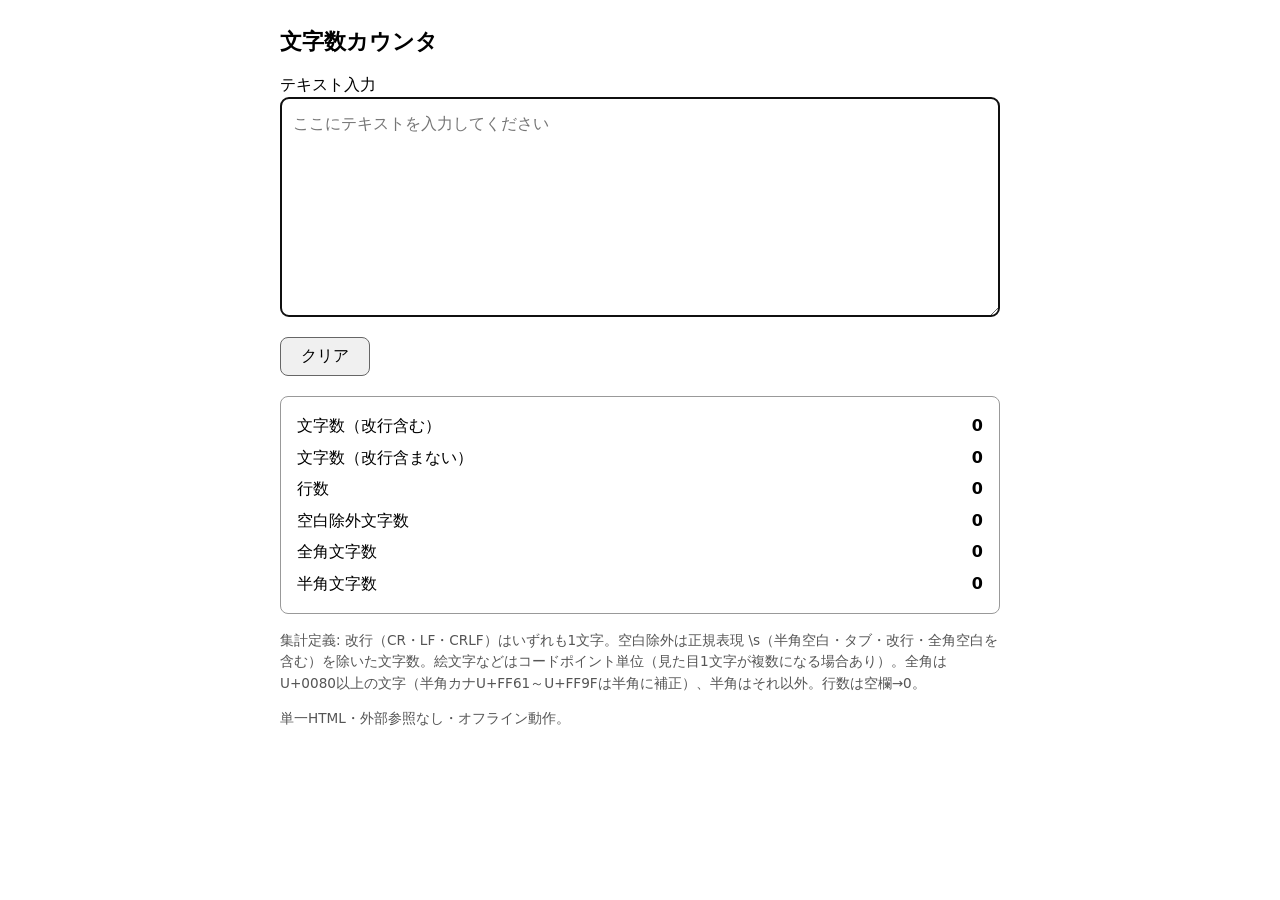
<file: tasks/261005_char_counter/index.html>
<!DOCTYPE html>
<html lang="ja">
<head>
<meta charset="UTF-8">
<meta name="viewport" content="width=device-width, initial-scale=1.0">
<title>文字数カウンタ</title>
<style>
:root { color-scheme: light dark; }
* { box-sizing: border-box; }
body {
  font-family: system-ui, -apple-system, "Hiragino Kaku Gothic ProN", "Noto Sans JP", sans-serif;
  margin: 0;
  padding: 24px 16px 48px;
  line-height: 1.6;
}
main { max-width: 720px; margin: 0 auto; }
h1 { font-size: 1.4rem; margin: 0 0 12px; }
textarea {
  width: 100%;
  min-height: 220px;
  padding: 12px;
  font-size: 1rem;
  line-height: 1.7;
  border: 1px solid #999;
  border-radius: 8px;
  resize: vertical;
}
.controls { display: flex; gap: 12px; align-items: center; margin: 12px 0 20px; }
button {
  padding: 8px 20px;
  font-size: 1rem;
  border: 1px solid #666;
  border-radius: 8px;
  background: #f0f0f0;
  cursor: pointer;
}
button:hover { background: #e2e2e2; }
dl.stats {
  display: grid;
  grid-template-columns: 1fr auto;
  gap: 6px 16px;
  margin: 0;
  padding: 16px;
  border: 1px solid #999;
  border-radius: 8px;
}
dl.stats dt { margin: 0; }
dl.stats dd { margin: 0; font-variant-numeric: tabular-nums; font-weight: bold; text-align: right; }
.notes { margin-top: 16px; font-size: 0.85rem; color: #555; }
@media (prefers-color-scheme: dark) {
  .notes { color: #bbb; }
  button { background: #333; color: #fff; border-color: #888; }
  button:hover { background: #444; }
}
</style>
</head>
<body>
<main>
<h1>文字数カウンタ</h1>
<label for="input">テキスト入力</label>
<textarea id="input" placeholder="ここにテキストを入力してください" autofocus></textarea>
<div class="controls">
<button type="button" id="clear">クリア</button>
</div>
<dl class="stats" aria-live="polite">
<dt>文字数（改行含む）</dt><dd id="withNl">0</dd>
<dt>文字数（改行含まない）</dt><dd id="withoutNl">0</dd>
<dt>行数</dt><dd id="lines">0</dd>
<dt>空白除外文字数</dt><dd id="noSpace">0</dd>
<dt>全角文字数</dt><dd id="full">0</dd>
<dt>半角文字数</dt><dd id="half">0</dd>
</dl>
<div class="notes">
<p>集計定義: 改行（CR・LF・CRLF）はいずれも1文字。空白除外は正規表現 \s（半角空白・タブ・改行・全角空白を含む）を除いた文字数。絵文字などはコードポイント単位（見た目1文字が複数になる場合あり）。全角はU+0080以上の文字（半角カナU+FF61～U+FF9Fは半角に補正）、半角はそれ以外。行数は空欄→0。</p>
<p>単一HTML・外部参照なし・オフライン動作。</p>
</div>
</main>
<script>
"use strict";
function countText(text) {
  var normalized = text.replace(/\r\n/g, "\n").replace(/\r/g, "\n");
  var withNl = Array.from(normalized).length;
  var withoutNl = Array.from(normalized.replace(/\n/g, "")).length;
  var lines = text === "" ? 0 : normalized.split("\n").length;
  var noSpace = Array.from(text.replace(/\s/g, "")).length;
  var full = 0;
  var half = 0;
  Array.from(normalized).forEach(function (ch) {
    var cp = ch.codePointAt(0);
    var isHankakuKana = cp >= 0xFF61 && cp <= 0xFF9F;
    if (cp >= 0x80 && !isHankakuKana) {
      full += 1;
    } else {
      half += 1;
    }
  });
  return { withNl: withNl, withoutNl: withoutNl, lines: lines, noSpace: noSpace, full: full, half: half };
}
function render() {
  var text = document.getElementById("input").value;
  var r = countText(text);
  document.getElementById("withNl").textContent = r.withNl;
  document.getElementById("withoutNl").textContent = r.withoutNl;
  document.getElementById("lines").textContent = r.lines;
  document.getElementById("noSpace").textContent = r.noSpace;
  document.getElementById("full").textContent = r.full;
  document.getElementById("half").textContent = r.half;
}
document.getElementById("input").addEventListener("input", render);
document.getElementById("clear").addEventListener("click", function () {
  var ta = document.getElementById("input");
  ta.value = "";
  render();
  ta.focus();
});
render();
</script>
</body>
</html>
</file>
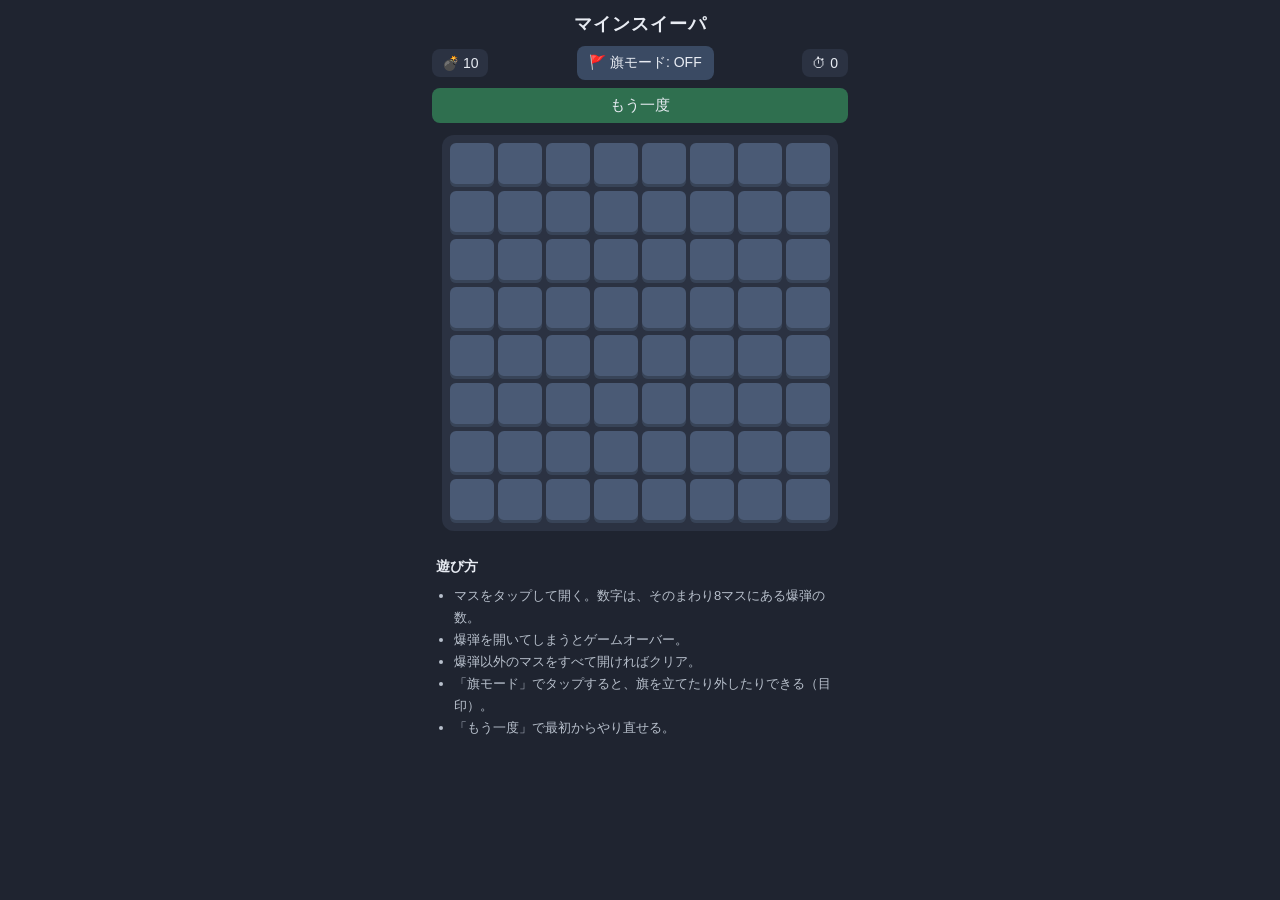
<file: scripts/minesweeper.html>
<!DOCTYPE html>
<html lang="ja">
<head>
<meta charset="UTF-8">
<meta name="viewport" content="width=device-width, initial-scale=1.0, maximum-scale=1.0, user-scalable=no">
<title>マインスイーパ</title>
<style>
  :root { --cell: min(10.5vw, 44px); }
  * { box-sizing: border-box; -webkit-tap-highlight-color: transparent; }
  html, body { margin: 0; padding: 0; }
  body {
    font-family: -apple-system, BlinkMacSystemFont, "Hiragino Kaku Gothic ProN", Meiryo, sans-serif;
    background: #1f2430; color: #e8ecf3;
    min-height: 100vh; display: flex; flex-direction: column; align-items: center;
    user-select: none; -webkit-user-select: none;
  }
  header { width: 100%; max-width: 440px; padding: 12px 12px 4px; }
  h1 { font-size: 18px; margin: 0 0 10px; text-align: center; letter-spacing: 1px; }
  .hud { display: flex; justify-content: space-between; align-items: center; gap: 8px; margin-bottom: 8px; }
  .badge {
    background: #2b3242; border-radius: 8px; padding: 6px 10px;
    font-size: 14px; font-variant-numeric: tabular-nums; white-space: nowrap;
  }
  .btn {
    background: #3a4a63; color: #e8ecf3; border: 0; border-radius: 8px;
    padding: 8px 12px; font-size: 14px; cursor: pointer; touch-action: manipulation;
    font-family: inherit;
  }
  .btn:active { background: #4a5c7a; }
  .btn.active { background: #b8860b; }
  .btn.restart { width: 100%; margin-bottom: 8px; background: #2f6f4f; font-size: 15px; }
  .btn.restart:active { background: #3a8a63; }
  #board {
    display: grid; gap: 4px; padding: 8px; background: #2b3242;
    border-radius: 12px; margin: 0 auto 12px;
  }
  .cell {
    width: var(--cell); height: var(--cell); display: flex; align-items: center; justify-content: center;
    background: #4a5a75; border-radius: 6px; font-size: calc(var(--cell) * 0.42);
    font-weight: 700; cursor: pointer; box-shadow: inset 0 -3px 0 rgba(0,0,0,0.25);
    line-height: 1;
  }
  .cell.revealed { background: #222834; box-shadow: none; cursor: default; }
  .cell.mine { background: #7a2b2b; }
  .cell.flagged { background: #4a5a75; }
  .n1 { color: #6ab0ff; } .n2 { color: #6ad08a; } .n3 { color: #ff7a7a; }
  .n4 { color: #c39bff; } .n5 { color: #ffb36a; } .n6 { color: #6ad0d0; }
  .n7 { color: #e8ecf3; } .n8 { color: #b8c0cc; }
  .rules {
    width: 100%; max-width: 440px; padding: 4px 16px 24px;
    font-size: 13px; color: #b8c0cc; line-height: 1.7;
  }
  .rules h2 { font-size: 14px; color: #e8ecf3; margin: 8px 0 6px; }
  .rules ul { margin: 0; padding-left: 18px; }
  .overlay {
    position: fixed; inset: 0; background: rgba(15, 18, 25, 0.82);
    display: flex; align-items: center; justify-content: center; padding: 20px;
  }
  .overlay.hidden { display: none; }
  .overlay-inner {
    background: #2b3242; border-radius: 14px; padding: 24px; text-align: center;
    max-width: 320px; width: 100%;
  }
  #overlayText { font-size: 20px; font-weight: 700; margin-bottom: 16px; }
</style>
</head>
<body>
<header>
  <h1>マインスイーパ</h1>
  <div class="hud">
    <div class="badge" id="mineCount">💣 10</div>
    <button class="btn" id="flagBtn" type="button">🚩 旗モード: OFF</button>
    <div class="badge" id="timer">⏱ 0</div>
  </div>
  <button class="btn restart" id="restartBtn" type="button">もう一度</button>
</header>
<main><div id="board"></div></main>
<section class="rules">
  <h2>遊び方</h2>
  <ul>
    <li>マスをタップして開く。数字は、そのまわり8マスにある爆弾の数。</li>
    <li>爆弾を開いてしまうとゲームオーバー。</li>
    <li>爆弾以外のマスをすべて開ければクリア。</li>
    <li>「旗モード」でタップすると、旗を立てたり外したりできる（目印）。</li>
    <li>「もう一度」で最初からやり直せる。</li>
  </ul>
</section>
<div id="overlay" class="overlay hidden">
  <div class="overlay-inner">
    <div id="overlayText">クリア!</div>
    <button class="btn" id="overlayRestart" type="button">もう一度遊ぶ</button>
  </div>
</div>
<script>
(function () {
  'use strict';
  var ROWS = 8, COLS = 8, MINES = 10;
  var board = [];
  var state = 'ready';
  var flagMode = false;
  var revealed = 0;
  var flags = 0;
  var seconds = 0;
  var timerId = null;

  var boardEl = document.getElementById('board');
  var mineEl = document.getElementById('mineCount');
  var timeEl = document.getElementById('timer');
  var flagBtn = document.getElementById('flagBtn');
  var restartBtn = document.getElementById('restartBtn');
  var overlay = document.getElementById('overlay');
  var overlayText = document.getElementById('overlayText');
  var overlayRestart = document.getElementById('overlayRestart');

  function emptyCell() { return { mine: false, revealed: false, flagged: false, count: 0 }; }

  function build() {
    board = [];
    for (var r = 0; r < ROWS; r++) {
      var row = [];
      for (var c = 0; c < COLS; c++) row.push(emptyCell());
      board.push(row);
    }
  }

  function neighbors(r, c) {
    var out = [];
    for (var dr = -1; dr <= 1; dr++) {
      for (var dc = -1; dc <= 1; dc++) {
        if (dr === 0 && dc === 0) continue;
        var nr = r + dr, nc = c + dc;
        if (nr >= 0 && nr < ROWS && nc >= 0 && nc < COLS) out.push([nr, nc]);
      }
    }
    return out;
  }

  function placeMines(safeR, safeC) {
    var forbidden = {};
    forbidden[safeR + ',' + safeC] = true;
    neighbors(safeR, safeC).forEach(function (p) { forbidden[p[0] + ',' + p[1]] = true; });
    var positions = [];
    for (var r = 0; r < ROWS; r++) {
      for (var c = 0; c < COLS; c++) {
        if (!forbidden[r + ',' + c]) positions.push([r, c]);
      }
    }
    for (var i = positions.length - 1; i > 0; i--) {
      var j = Math.floor(Math.random() * (i + 1));
      var t = positions[i]; positions[i] = positions[j]; positions[j] = t;
    }
    for (var k = 0; k < MINES && k < positions.length; k++) {
      board[positions[k][0]][positions[k][1]].mine = true;
    }
    for (var r2 = 0; r2 < ROWS; r2++) {
      for (var c2 = 0; c2 < COLS; c2++) {
        board[r2][c2].count = neighbors(r2, c2).filter(function (p) {
          return board[p[0]][p[1]].mine;
        }).length;
      }
    }
  }

  function render() {
    for (var r = 0; r < ROWS; r++) {
      for (var c = 0; c < COLS; c++) {
        var cell = board[r][c];
        var el = document.getElementById('cell-' + r + '-' + c);
        el.className = 'cell';
        el.textContent = '';
        if (cell.revealed) {
          el.classList.add('revealed');
          if (cell.mine) { el.classList.add('mine'); el.textContent = '💣'; }
          else if (cell.count > 0) { el.textContent = cell.count; el.classList.add('n' + cell.count); }
        } else if (cell.flagged) {
          el.classList.add('flagged');
          el.textContent = '🚩';
        }
      }
    }
    mineEl.textContent = '💣 ' + Math.max(0, MINES - flags);
    timeEl.textContent = '⏱ ' + seconds;
    flagBtn.textContent = flagMode ? '🚩 旗モード: ON' : '🚩 旗モード: OFF';
    flagBtn.classList.toggle('active', flagMode);
  }

  function startTimer() {
    if (timerId) return;
    timerId = setInterval(function () {
      seconds++;
      timeEl.textContent = '⏱ ' + seconds;
    }, 1000);
  }
  function stopTimer() {
    if (timerId) { clearInterval(timerId); timerId = null; }
  }

  function reveal(r, c) {
    var cell = board[r][c];
    if (cell.revealed || cell.flagged) return;
    if (state === 'ready') { placeMines(r, c); state = 'playing'; startTimer(); }
    if (state !== 'playing') return;
    if (cell.mine) {
      cell.revealed = true;
      state = 'over';
      stopTimer();
      revealAllMines();
      render();
      showOverlay('ゲームオーバー', '💣');
      return;
    }
    floodReveal(r, c);
    render();
    checkClear();
  }

  function floodReveal(r, c) {
    var stack = [[r, c]];
    while (stack.length) {
      var p = stack.pop(), cr = p[0], cc = p[1];
      var cell = board[cr][cc];
      if (cell.revealed || cell.flagged || cell.mine) continue;
      cell.revealed = true;
      revealed++;
      if (cell.count === 0) {
        neighbors(cr, cc).forEach(function (q) {
          if (!board[q[0]][q[1]].revealed) stack.push(q);
        });
      }
    }
  }

  function revealAllMines() {
    for (var r = 0; r < ROWS; r++) {
      for (var c = 0; c < COLS; c++) {
        if (board[r][c].mine) board[r][c].revealed = true;
      }
    }
  }

  function toggleFlag(r, c) {
    var cell = board[r][c];
    if (cell.revealed) return;
    if (state === 'ready') { placeMines(r, c); state = 'playing'; startTimer(); }
    if (state !== 'playing') return;
    if (cell.flagged) { cell.flagged = false; flags--; }
    else {
      if (flags >= MINES) return;
      cell.flagged = true;
      flags++;
    }
    render();
  }

  function checkClear() {
    if (revealed === ROWS * COLS - MINES) {
      state = 'clear';
      stopTimer();
      // 誤旗（爆弾でないマスへの旗）を先に外してから、残りの爆弾へ旗を立てる。
      // これで旗の総数が爆弾数を超えず、残り爆弾数の表示が負にならない。
      for (var r = 0; r < ROWS; r++) {
        for (var c = 0; c < COLS; c++) {
          var cell = board[r][c];
          if (cell.flagged && !cell.mine) { cell.flagged = false; flags--; }
        }
      }
      for (var r2 = 0; r2 < ROWS; r2++) {
        for (var c2 = 0; c2 < COLS; c2++) {
          if (board[r2][c2].mine && !board[r2][c2].flagged) { board[r2][c2].flagged = true; flags++; }
        }
      }
      render();
      showOverlay('クリア! (' + seconds + '秒)', '🎉');
    }
  }

  function showOverlay(text, icon) {
    overlayText.textContent = icon + ' ' + text;
    overlay.classList.remove('hidden');
  }

  function init() {
    build();
    state = 'ready';
    flagMode = false;
    revealed = 0;
    flags = 0;
    seconds = 0;
    stopTimer();
    overlay.classList.add('hidden');
    boardEl.innerHTML = '';
    boardEl.style.gridTemplateColumns = 'repeat(' + COLS + ', var(--cell))';
    for (var r = 0; r < ROWS; r++) {
      for (var c = 0; c < COLS; c++) {
        var el = document.createElement('div');
        el.className = 'cell';
        el.id = 'cell-' + r + '-' + c;
        el.setAttribute('role', 'button');
        el.addEventListener('click', (function (r2, c2) {
          return function () {
            if (flagMode) toggleFlag(r2, c2);
            else reveal(r2, c2);
          };
        })(r, c));
        boardEl.appendChild(el);
      }
    }
    render();
  }

  flagBtn.addEventListener('click', function () { flagMode = !flagMode; render(); });
  restartBtn.addEventListener('click', init);
  overlayRestart.addEventListener('click', init);

  init();
})();
</script>
</body>
</html>
</file>
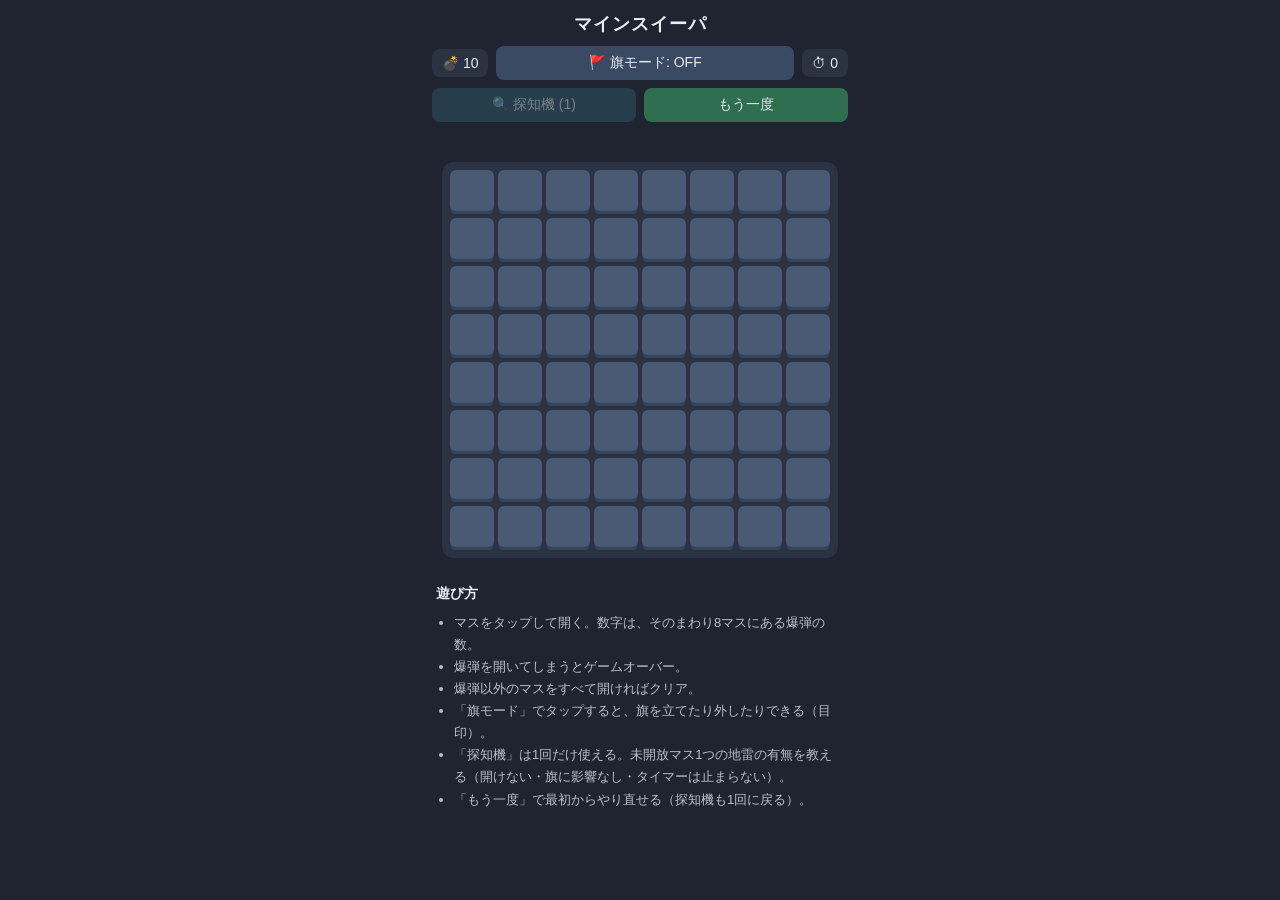
<file: scripts/minesweeper_v2.html>
<!DOCTYPE html>
<html lang="ja">
<head>
<meta charset="UTF-8">
<meta name="viewport" content="width=device-width, initial-scale=1.0, maximum-scale=1.0, user-scalable=no">
<title>マインスイーパ v2（お助け探知機つき）</title>
<style>
  :root { --cell: min(10.5vw, 44px); }
  * { box-sizing: border-box; -webkit-tap-highlight-color: transparent; }
  html, body { margin: 0; padding: 0; }
  body {
    font-family: -apple-system, BlinkMacSystemFont, "Hiragino Kaku Gothic ProN", Meiryo, sans-serif;
    background: #1f2430; color: #e8ecf3;
    min-height: 100vh; display: flex; flex-direction: column; align-items: center;
    user-select: none; -webkit-user-select: none;
  }
  header { width: 100%; max-width: 440px; padding: 12px 12px 4px; }
  h1 { font-size: 18px; margin: 0 0 10px; text-align: center; letter-spacing: 1px; }
  .hud { display: flex; justify-content: space-between; align-items: center; gap: 8px; margin-bottom: 8px; }
  .badge {
    background: #2b3242; border-radius: 8px; padding: 6px 10px;
    font-size: 14px; font-variant-numeric: tabular-nums; white-space: nowrap;
  }
  .controls { display: flex; gap: 8px; margin-bottom: 8px; }
  .btn {
    background: #3a4a63; color: #e8ecf3; border: 0; border-radius: 8px;
    padding: 8px 12px; font-size: 14px; cursor: pointer; touch-action: manipulation;
    font-family: inherit; flex: 1;
  }
  .btn:active { background: #4a5c7a; }
  .btn.active { background: #6a4a9a; }
  .btn:disabled { opacity: 0.45; cursor: default; }
  .btn.hint { background: #2f5f6f; }
  .btn.hint:active { background: #3a7a8a; }
  .btn.hint.active { background: #6a4a9a; }
  .btn.restart { background: #2f6f4f; }
  .btn.restart:active { background: #3a8a63; }
  .msg {
    min-height: 20px; margin-bottom: 8px; font-size: 13px; text-align: center;
    color: #b8c0cc;
  }
  .msg.info { color: #9ad0ff; }
  .msg.mine { color: #ff7a7a; font-weight: 700; }
  .msg.safe { color: #6ad08a; font-weight: 700; }
  #board {
    display: grid; gap: 4px; padding: 8px; background: #2b3242;
    border-radius: 12px; margin: 0 auto 12px;
  }
  .cell {
    position: relative;
    width: var(--cell); height: var(--cell); display: flex; align-items: center; justify-content: center;
    background: #4a5a75; border-radius: 6px; font-size: calc(var(--cell) * 0.42);
    font-weight: 700; cursor: pointer; box-shadow: inset 0 -3px 0 rgba(0,0,0,0.25);
    line-height: 1;
  }
  .cell.revealed { background: #222834; box-shadow: none; cursor: default; }
  .cell.mine { background: #7a2b2b; }
  .cell.flagged { background: #4a5a75; }
  .cell.scan-mine { box-shadow: inset 0 0 0 3px #ff5a5a; }
  .cell.scan-safe { box-shadow: inset 0 0 0 3px #5aff8a; }
  .cell.scan-mine::after, .cell.scan-safe::after {
    position: absolute; top: 1px; right: 2px; font-size: 10px; line-height: 1;
  }
  .cell.scan-mine::after { content: "💣"; }
  .cell.scan-safe::after { content: "⭕"; }
  .n1 { color: #6ab0ff; } .n2 { color: #6ad08a; } .n3 { color: #ff7a7a; }
  .n4 { color: #c39bff; } .n5 { color: #ffb36a; } .n6 { color: #6ad0d0; }
  .n7 { color: #e8ecf3; } .n8 { color: #b8c0cc; }
  .rules {
    width: 100%; max-width: 440px; padding: 4px 16px 24px;
    font-size: 13px; color: #b8c0cc; line-height: 1.7;
  }
  .rules h2 { font-size: 14px; color: #e8ecf3; margin: 8px 0 6px; }
  .rules ul { margin: 0; padding-left: 18px; }
  .overlay {
    position: fixed; inset: 0; background: rgba(15, 18, 25, 0.82);
    display: flex; align-items: center; justify-content: center; padding: 20px;
  }
  .overlay.hidden { display: none; }
  .overlay-inner {
    background: #2b3242; border-radius: 14px; padding: 24px; text-align: center;
    max-width: 320px; width: 100%;
  }
  #overlayText { font-size: 20px; font-weight: 700; margin-bottom: 16px; }
</style>
</head>
<body>
<header>
  <h1>マインスイーパ</h1>
  <div class="hud">
    <div class="badge" id="mineCount">💣 10</div>
    <button class="btn" id="flagBtn" type="button">🚩 旗モード: OFF</button>
    <div class="badge" id="timer">⏱ 0</div>
  </div>
  <div class="controls">
    <button class="btn hint" id="hintBtn" type="button" disabled>🔍 探知機 (1)</button>
    <button class="btn restart" id="restartBtn" type="button">もう一度</button>
  </div>
  <div class="msg" id="msg"></div>
</header>
<main><div id="board"></div></main>
<section class="rules">
  <h2>遊び方</h2>
  <ul>
    <li>マスをタップして開く。数字は、そのまわり8マスにある爆弾の数。</li>
    <li>爆弾を開いてしまうとゲームオーバー。</li>
    <li>爆弾以外のマスをすべて開ければクリア。</li>
    <li>「旗モード」でタップすると、旗を立てたり外したりできる（目印）。</li>
    <li>「探知機」は1回だけ使える。未開放マス1つの地雷の有無を教える（開けない・旗に影響なし・タイマーは止まらない）。</li>
    <li>「もう一度」で最初からやり直せる（探知機も1回に戻る）。</li>
  </ul>
</section>
<div id="overlay" class="overlay hidden">
  <div class="overlay-inner">
    <div id="overlayText">クリア!</div>
    <button class="btn" id="overlayRestart" type="button">もう一度遊ぶ</button>
  </div>
</div>
<script>
(function () {
  'use strict';
  var ROWS = 8, COLS = 8, MINES = 10;
  var board = [];
  var state = 'ready';
  var flagMode = false;
  var revealed = 0;
  var flags = 0;
  var seconds = 0;
  var timerId = null;
  var hintLeft = 1;
  var scanMode = false;
  var scanTimer = null;

  var boardEl = document.getElementById('board');
  var mineEl = document.getElementById('mineCount');
  var timeEl = document.getElementById('timer');
  var flagBtn = document.getElementById('flagBtn');
  var hintBtn = document.getElementById('hintBtn');
  var restartBtn = document.getElementById('restartBtn');
  var msgEl = document.getElementById('msg');
  var overlay = document.getElementById('overlay');
  var overlayText = document.getElementById('overlayText');
  var overlayRestart = document.getElementById('overlayRestart');

  function emptyCell() { return { mine: false, revealed: false, flagged: false, count: 0 }; }

  function build() {
    board = [];
    for (var r = 0; r < ROWS; r++) {
      var row = [];
      for (var c = 0; c < COLS; c++) row.push(emptyCell());
      board.push(row);
    }
  }

  function neighbors(r, c) {
    var out = [];
    for (var dr = -1; dr <= 1; dr++) {
      for (var dc = -1; dc <= 1; dc++) {
        if (dr === 0 && dc === 0) continue;
        var nr = r + dr, nc = c + dc;
        if (nr >= 0 && nr < ROWS && nc >= 0 && nc < COLS) out.push([nr, nc]);
      }
    }
    return out;
  }

  function placeMines(safeR, safeC) {
    var forbidden = {};
    forbidden[safeR + ',' + safeC] = true;
    neighbors(safeR, safeC).forEach(function (p) { forbidden[p[0] + ',' + p[1]] = true; });
    var positions = [];
    for (var r = 0; r < ROWS; r++) {
      for (var c = 0; c < COLS; c++) {
        if (!forbidden[r + ',' + c]) positions.push([r, c]);
      }
    }
    for (var i = positions.length - 1; i > 0; i--) {
      var j = Math.floor(Math.random() * (i + 1));
      var t = positions[i]; positions[i] = positions[j]; positions[j] = t;
    }
    for (var k = 0; k < MINES && k < positions.length; k++) {
      board[positions[k][0]][positions[k][1]].mine = true;
    }
    for (var r2 = 0; r2 < ROWS; r2++) {
      for (var c2 = 0; c2 < COLS; c2++) {
        board[r2][c2].count = neighbors(r2, c2).filter(function (p) {
          return board[p[0]][p[1]].mine;
        }).length;
      }
    }
  }

  function showMsg(text, kind) {
    msgEl.textContent = text;
    msgEl.className = 'msg' + (kind ? ' ' + kind : '');
  }

  function updateHintBtn() {
    var usable = (state === 'playing' && hintLeft > 0);
    hintBtn.disabled = !usable;
    if (scanMode) {
      hintBtn.textContent = 'スキャン中... (タップでキャンセル)';
    } else {
      hintBtn.textContent = '🔍 探知機 (' + hintLeft + ')';
    }
  }

  function setScanMode(on) {
    scanMode = on;
    hintBtn.classList.toggle('active', on);
    if (on) showMsg('スキャンするマスをタップ（探知機ボタンでキャンセル）', 'info');
    updateHintBtn();
  }

  function scanCell(r, c) {
    var cell = board[r][c];
    var el = document.getElementById('cell-' + r + '-' + c);
    el.classList.remove('scan-mine', 'scan-safe');
    if (cell.mine) { el.classList.add('scan-mine'); showMsg('地雷あり', 'mine'); }
    else { el.classList.add('scan-safe'); showMsg('地雷なし', 'safe'); }
    if (scanTimer) clearTimeout(scanTimer);
    scanTimer = setTimeout(function () { el.classList.remove('scan-mine', 'scan-safe'); }, 4000);
    hintLeft = 0;
    setScanMode(false);
    showMsg(cell.mine ? '地雷あり' : '地雷なし', cell.mine ? 'mine' : 'safe');
  }

  function render() {
    for (var r = 0; r < ROWS; r++) {
      for (var c = 0; c < COLS; c++) {
        var cell = board[r][c];
        var el = document.getElementById('cell-' + r + '-' + c);
        el.className = 'cell';
        el.textContent = '';
        if (cell.revealed) {
          el.classList.add('revealed');
          if (cell.mine) { el.classList.add('mine'); el.textContent = '💣'; }
          else if (cell.count > 0) { el.textContent = cell.count; el.classList.add('n' + cell.count); }
        } else if (cell.flagged) {
          el.classList.add('flagged');
          el.textContent = '🚩';
        }
      }
    }
    mineEl.textContent = '💣 ' + Math.max(0, MINES - flags);
    timeEl.textContent = '⏱ ' + seconds;
    flagBtn.textContent = flagMode ? '🚩 旗モード: ON' : '🚩 旗モード: OFF';
    flagBtn.classList.toggle('active', flagMode);
    updateHintBtn();
  }

  function startTimer() {
    if (timerId) return;
    timerId = setInterval(function () {
      seconds++;
      timeEl.textContent = '⏱ ' + seconds;
    }, 1000);
  }
  function stopTimer() {
    if (timerId) { clearInterval(timerId); timerId = null; }
  }

  function reveal(r, c) {
    var cell = board[r][c];
    if (cell.revealed || cell.flagged) return;
    if (state === 'ready') { placeMines(r, c); state = 'playing'; startTimer(); }
    if (state !== 'playing') return;
    if (cell.mine) {
      cell.revealed = true;
      state = 'over';
      stopTimer();
      revealAllMines();
      render();
      showOverlay('ゲームオーバー', '💣');
      return;
    }
    floodReveal(r, c);
    render();
    checkClear();
  }

  function floodReveal(r, c) {
    var stack = [[r, c]];
    while (stack.length) {
      var p = stack.pop(), cr = p[0], cc = p[1];
      var cell = board[cr][cc];
      if (cell.revealed || cell.flagged || cell.mine) continue;
      cell.revealed = true;
      revealed++;
      if (cell.count === 0) {
        neighbors(cr, cc).forEach(function (q) {
          if (!board[q[0]][q[1]].revealed) stack.push(q);
        });
      }
    }
  }

  function revealAllMines() {
    for (var r = 0; r < ROWS; r++) {
      for (var c = 0; c < COLS; c++) {
        if (board[r][c].mine) board[r][c].revealed = true;
      }
    }
  }

  function toggleFlag(r, c) {
    var cell = board[r][c];
    if (cell.revealed) return;
    if (state === 'ready') { placeMines(r, c); state = 'playing'; startTimer(); }
    if (state !== 'playing') return;
    if (cell.flagged) { cell.flagged = false; flags--; }
    else {
      if (flags >= MINES) return;
      cell.flagged = true;
      flags++;
    }
    render();
  }

  function checkClear() {
    if (revealed === ROWS * COLS - MINES) {
      state = 'clear';
      stopTimer();
      // 誤旗（爆弾でないマスへの旗）を先に外してから、残りの爆弾へ旗を立てる。
      for (var r = 0; r < ROWS; r++) {
        for (var c = 0; c < COLS; c++) {
          var cell = board[r][c];
          if (cell.flagged && !cell.mine) { cell.flagged = false; flags--; }
        }
      }
      for (var r2 = 0; r2 < ROWS; r2++) {
        for (var c2 = 0; c2 < COLS; c2++) {
          if (board[r2][c2].mine && !board[r2][c2].flagged) { board[r2][c2].flagged = true; flags++; }
        }
      }
      render();
      showOverlay('クリア! (' + seconds + '秒)', '🎉');
    }
  }

  function showOverlay(text, icon) {
    overlayText.textContent = icon + ' ' + text;
    overlay.classList.remove('hidden');
  }

  function init() {
    build();
    state = 'ready';
    flagMode = false;
    revealed = 0;
    flags = 0;
    seconds = 0;
    hintLeft = 1;
    scanMode = false;
    stopTimer();
    if (scanTimer) { clearTimeout(scanTimer); scanTimer = null; }
    overlay.classList.add('hidden');
    showMsg('', '');
    boardEl.innerHTML = '';
    boardEl.style.gridTemplateColumns = 'repeat(' + COLS + ', var(--cell))';
    for (var r = 0; r < ROWS; r++) {
      for (var c = 0; c < COLS; c++) {
        var el = document.createElement('div');
        el.className = 'cell';
        el.id = 'cell-' + r + '-' + c;
        el.setAttribute('role', 'button');
        el.addEventListener('click', (function (r2, c2) {
          return function () {
            var cell = board[r2][c2];
            if (scanMode) {
              if (!cell.revealed) { scanCell(r2, c2); }
              else { setScanMode(false); showMsg('スキャンをキャンセル', 'info'); }
              return;
            }
            if (flagMode) toggleFlag(r2, c2);
            else reveal(r2, c2);
          };
        })(r, c));
        boardEl.appendChild(el);
      }
    }
    render();
  }

  flagBtn.addEventListener('click', function () { flagMode = !flagMode; render(); });
  hintBtn.addEventListener('click', function () {
    if (hintBtn.disabled) return;
    if (scanMode) { setScanMode(false); showMsg('スキャンをキャンセル', 'info'); return; }
    setScanMode(true);
  });
  restartBtn.addEventListener('click', init);
  overlayRestart.addEventListener('click', init);

  init();
})();
</script>
</body>
</html>
</file>
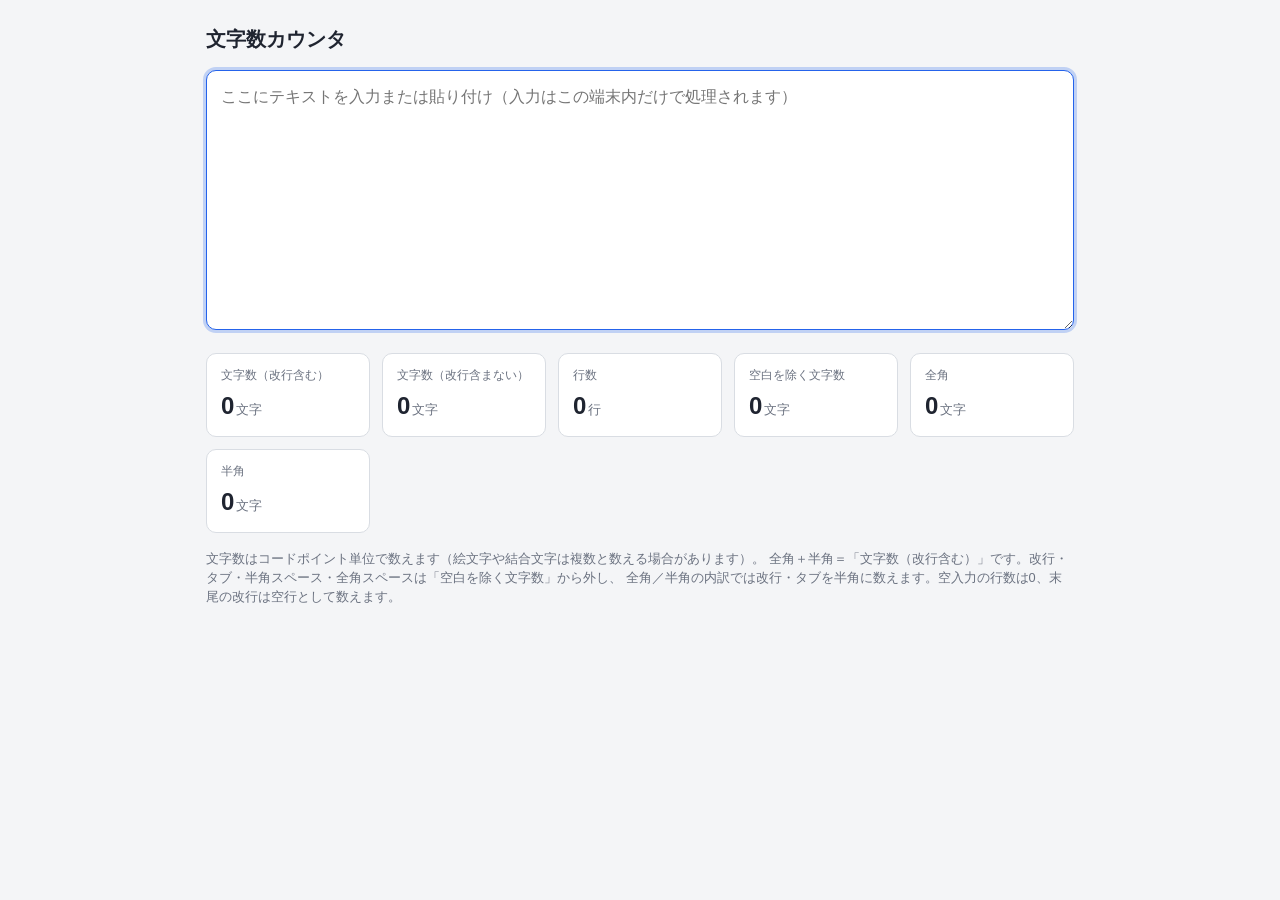
<file: tasks/261006_char_counter/char_counter.html>
<!DOCTYPE html>
<html lang="ja">
<head>
<meta charset="UTF-8">
<meta name="viewport" content="width=device-width, initial-scale=1">
<title>文字数カウンタ</title>
<style>
  :root {
    --bg: #f4f5f7;
    --panel: #ffffff;
    --text: #1f2430;
    --muted: #6b7280;
    --border: #d9dde3;
    --accent: #2563eb;
  }
  @media (prefers-color-scheme: dark) {
    :root {
      --bg: #16181d;
      --panel: #1f2229;
      --text: #e8eaee;
      --muted: #9aa1ad;
      --border: #333842;
      --accent: #60a5fa;
    }
  }
  * { box-sizing: border-box; }
  html, body { height: 100%; }
  body {
    margin: 0;
    background: var(--bg);
    color: var(--text);
    font-family: -apple-system, BlinkMacSystemFont, "Segoe UI", "Hiragino Kaku Gothic ProN",
      "Noto Sans JP", Meiryo, sans-serif;
    line-height: 1.5;
  }
  main {
    max-width: 900px;
    margin: 0 auto;
    padding: 24px 16px 40px;
  }
  h1 {
    font-size: 1.25rem;
    font-weight: 700;
    margin: 0 0 16px;
  }
  textarea {
    width: 100%;
    min-height: 260px;
    resize: vertical;
    padding: 14px;
    font: inherit;
    font-size: 1rem;
    color: var(--text);
    background: var(--panel);
    border: 1px solid var(--border);
    border-radius: 10px;
    outline: none;
  }
  textarea:focus {
    border-color: var(--accent);
    box-shadow: 0 0 0 3px color-mix(in srgb, var(--accent) 25%, transparent);
  }
  .stats {
    display: grid;
    grid-template-columns: repeat(auto-fit, minmax(150px, 1fr));
    gap: 12px;
    margin-top: 16px;
  }
  .stat {
    background: var(--panel);
    border: 1px solid var(--border);
    border-radius: 10px;
    padding: 12px 14px;
  }
  .stat .label {
    display: block;
    font-size: 0.75rem;
    color: var(--muted);
    margin-bottom: 4px;
  }
  .stat .value {
    font-size: 1.5rem;
    font-weight: 700;
    font-variant-numeric: tabular-nums;
  }
  .stat .value .unit {
    font-size: 0.8rem;
    font-weight: 500;
    color: var(--muted);
    margin-left: 2px;
  }
  .note {
    margin: 16px 0 0;
    font-size: 0.8rem;
    color: var(--muted);
  }
</style>
</head>
<body>
<main>
  <h1>文字数カウンタ</h1>
  <textarea id="text" placeholder="ここにテキストを入力または貼り付け（入力はこの端末内だけで処理されます）" spellcheck="false" autofocus></textarea>

  <section class="stats">
    <div class="stat">
      <span class="label">文字数（改行含む）</span>
      <span class="value"><span id="c-total">0</span><span class="unit">文字</span></span>
    </div>
    <div class="stat">
      <span class="label">文字数（改行含まない）</span>
      <span class="value"><span id="c-nonewline">0</span><span class="unit">文字</span></span>
    </div>
    <div class="stat">
      <span class="label">行数</span>
      <span class="value"><span id="c-lines">0</span><span class="unit">行</span></span>
    </div>
    <div class="stat">
      <span class="label">空白を除く文字数</span>
      <span class="value"><span id="c-nospace">0</span><span class="unit">文字</span></span>
    </div>
    <div class="stat">
      <span class="label">全角</span>
      <span class="value"><span id="c-full">0</span><span class="unit">文字</span></span>
    </div>
    <div class="stat">
      <span class="label">半角</span>
      <span class="value"><span id="c-half">0</span><span class="unit">文字</span></span>
    </div>
  </section>

  <p class="note">
    文字数はコードポイント単位で数えます（絵文字や結合文字は複数と数える場合があります）。
    全角＋半角＝「文字数（改行含む）」です。改行・タブ・半角スペース・全角スペースは「空白を除く文字数」から外し、
    全角／半角の内訳では改行・タブを半角に数えます。空入力の行数は0、末尾の改行は空行として数えます。
  </p>
</main>

<script>
(function () {
  "use strict";

  function isFullWidth(cp) {
    return (
      (cp >= 0x1100 && cp <= 0x115f) ||
      (cp >= 0x2e80 && cp <= 0x303e) ||
      (cp >= 0x3041 && cp <= 0x33ff) ||
      (cp >= 0x3400 && cp <= 0x4dbf) ||
      (cp >= 0x4e00 && cp <= 0x9fff) ||
      (cp >= 0xa000 && cp <= 0xa4cf) ||
      (cp >= 0xac00 && cp <= 0xd7a3) ||
      (cp >= 0xf900 && cp <= 0xfaff) ||
      (cp >= 0xfe10 && cp <= 0xfe19) ||
      (cp >= 0xfe30 && cp <= 0xfe6f) ||
      (cp >= 0xff01 && cp <= 0xff60) ||
      (cp >= 0xffe0 && cp <= 0xffe6) ||
      (cp >= 0x1f300 && cp <= 0x1faff) ||
      (cp >= 0x20000 && cp <= 0x3fffd)
    );
  }

  function analyze(text) {
    var chars = Array.from(text);
    var total = chars.length;
    var noNewline = 0;
    var noSpace = 0;
    var full = 0;
    var half = 0;
    for (var i = 0; i < chars.length; i++) {
      var ch = chars[i];
      if (ch !== "\n" && ch !== "\r") noNewline++;
      if (!/\s/.test(ch)) noSpace++;
      if (isFullWidth(ch.codePointAt(0))) full++;
      else half++;
    }
    var lines = text.length === 0 ? 0 : text.split(/\r\n|\r|\n/).length;
    return {
      total: total,
      noNewline: noNewline,
      lines: lines,
      noSpace: noSpace,
      full: full,
      half: half
    };
  }

  var textEl = document.getElementById("text");
  var outputs = {
    total: document.getElementById("c-total"),
    noNewline: document.getElementById("c-nonewline"),
    lines: document.getElementById("c-lines"),
    noSpace: document.getElementById("c-nospace"),
    full: document.getElementById("c-full"),
    half: document.getElementById("c-half")
  };

  function format(n) {
    return n.toLocaleString("ja-JP");
  }

  function render() {
    var r = analyze(textEl.value);
    outputs.total.textContent = format(r.total);
    outputs.noNewline.textContent = format(r.noNewline);
    outputs.lines.textContent = format(r.lines);
    outputs.noSpace.textContent = format(r.noSpace);
    outputs.full.textContent = format(r.full);
    outputs.half.textContent = format(r.half);
  }

  var scheduled = false;
  function schedule() {
    if (scheduled) return;
    scheduled = true;
    requestAnimationFrame(function () {
      scheduled = false;
      render();
    });
  }

  textEl.addEventListener("input", schedule);
  render();
})();
</script>
</body>
</html>
</file>
